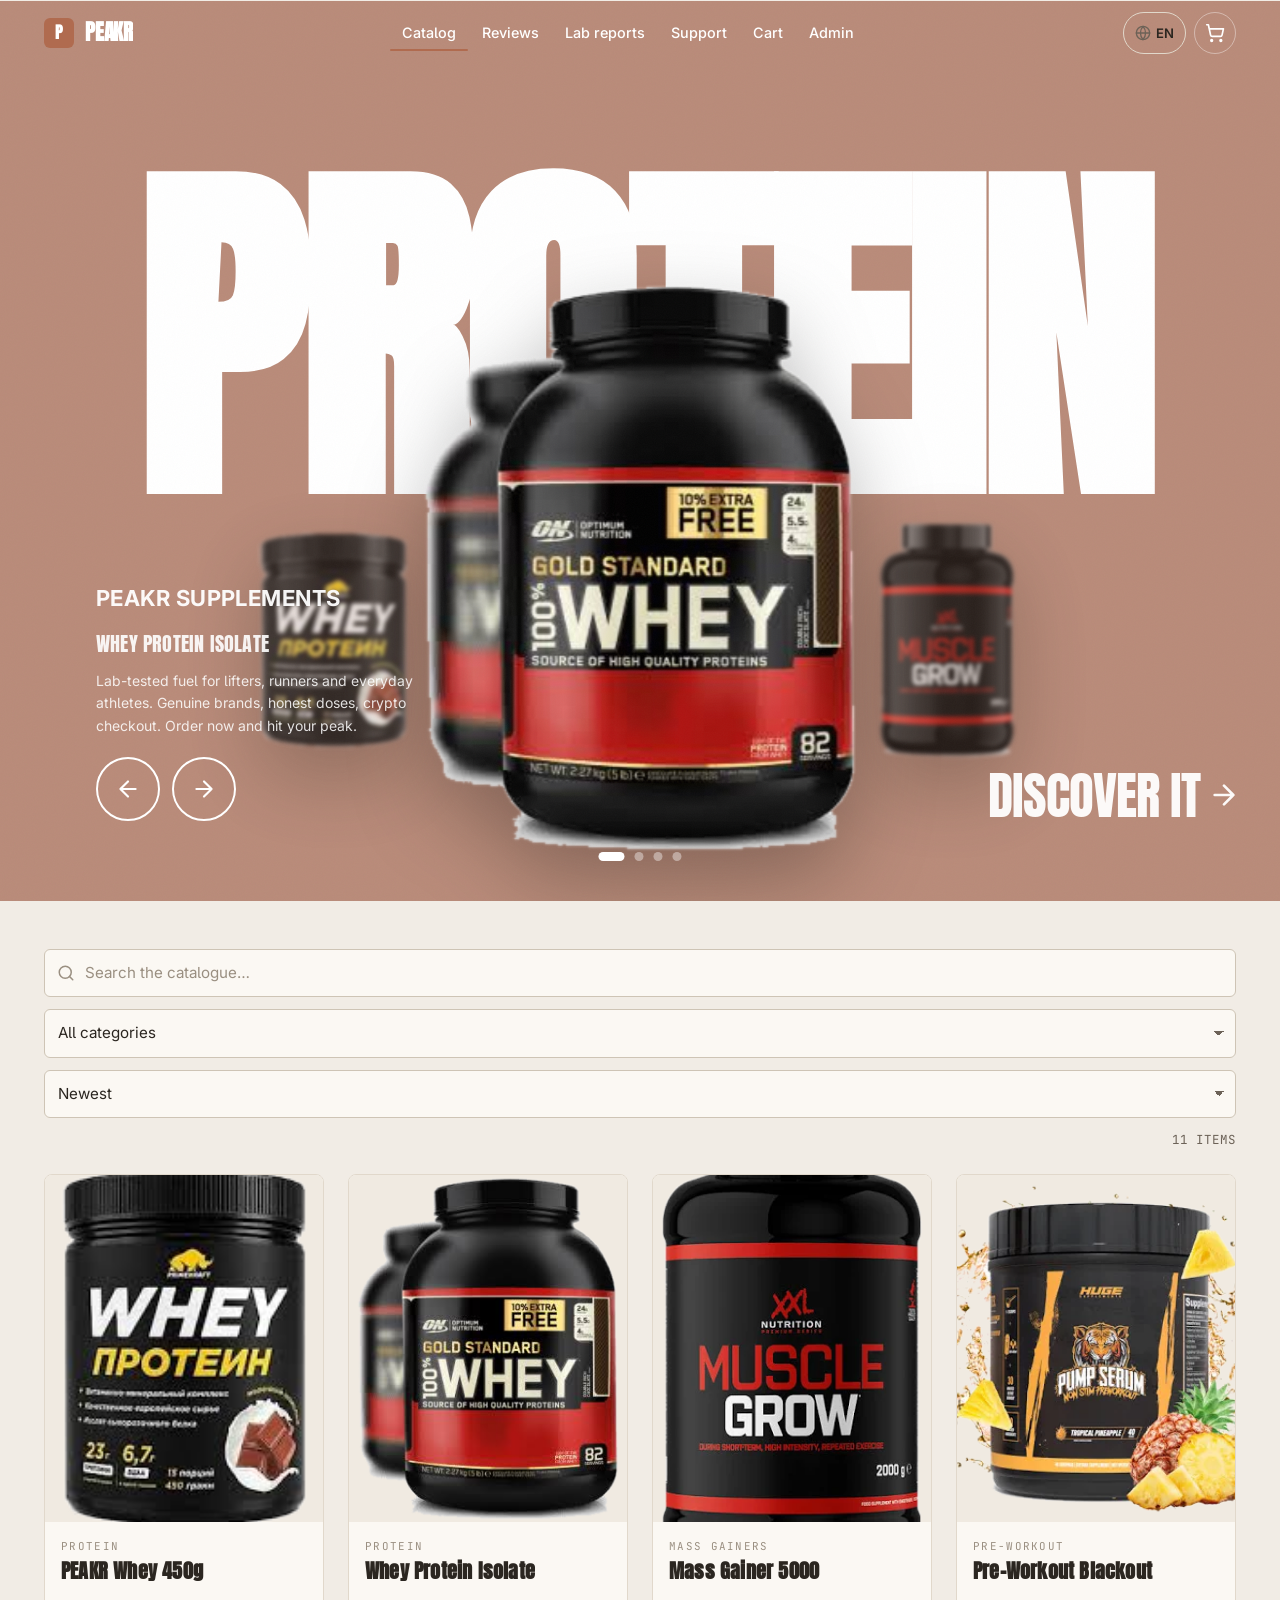
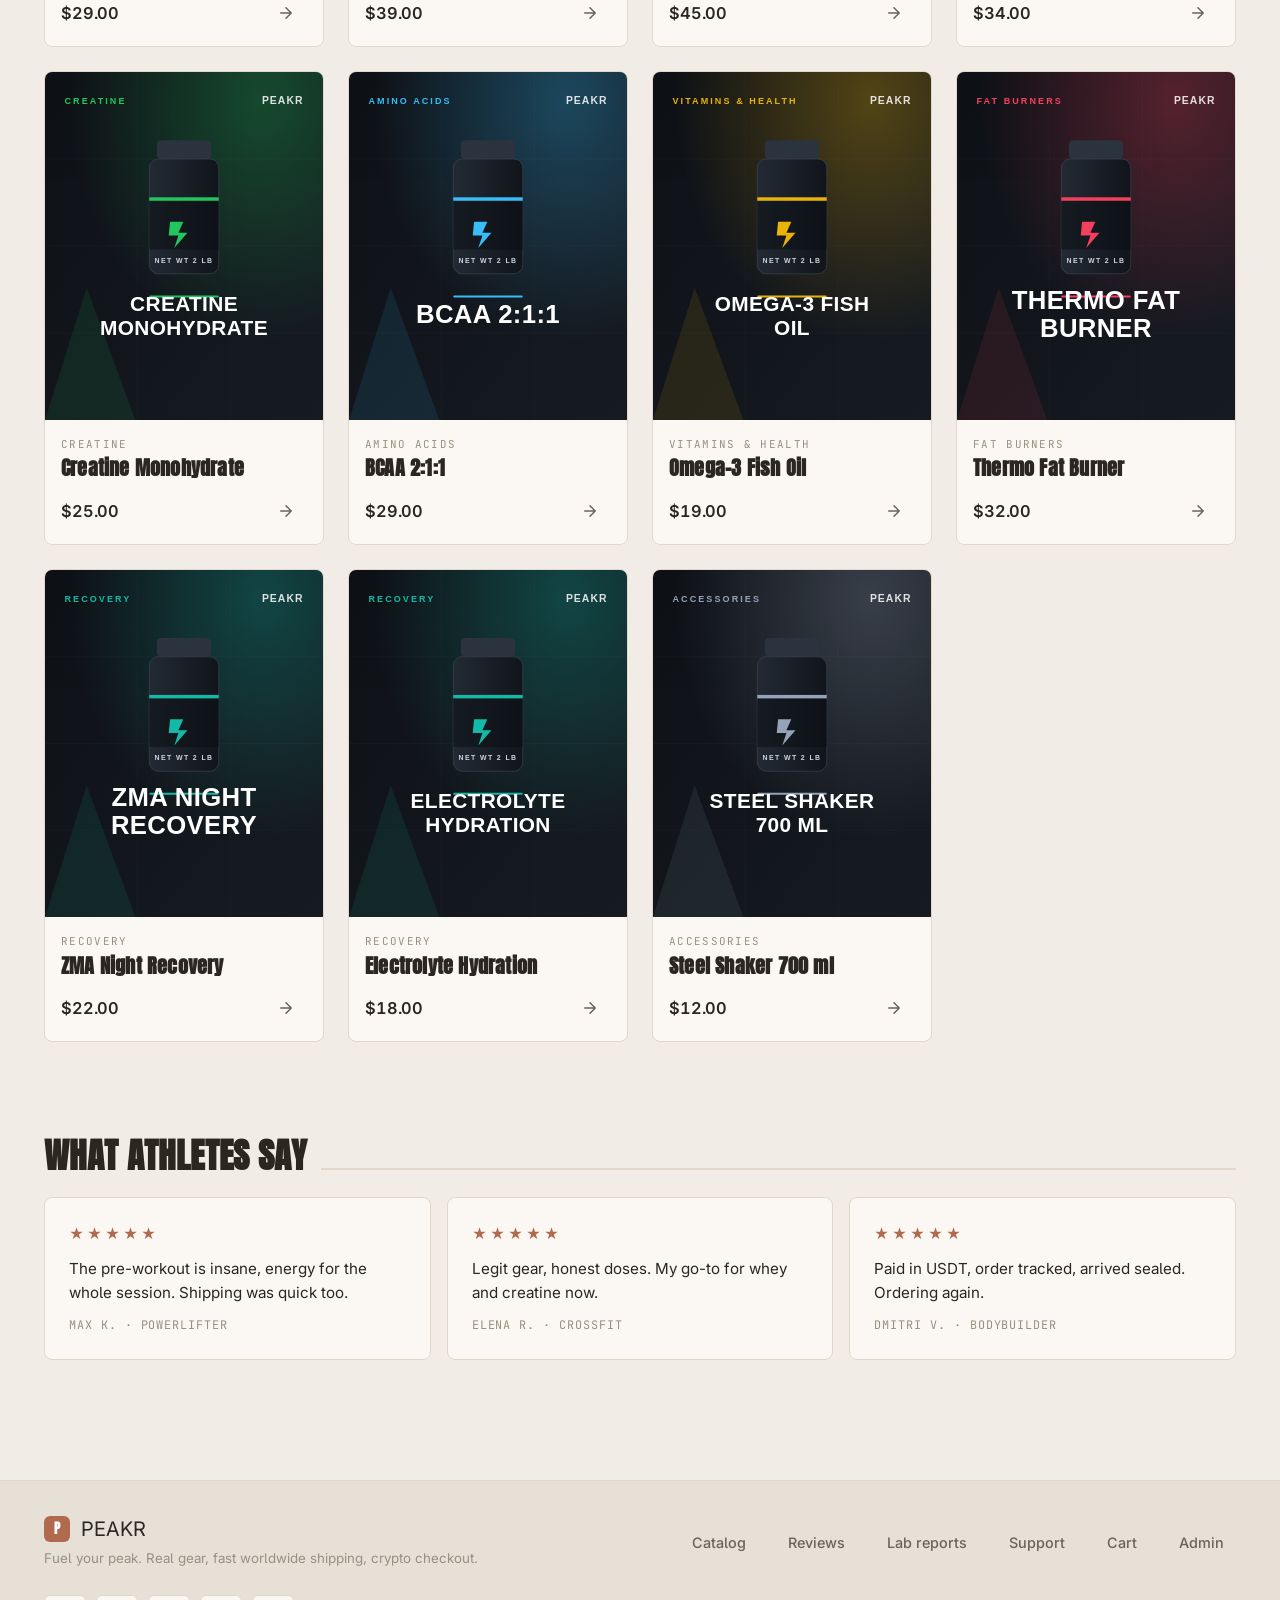
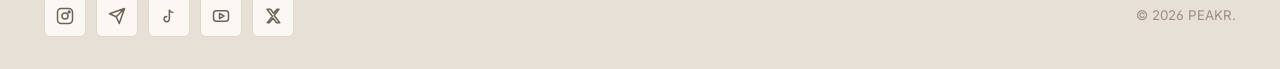
<file: index.html>
﻿<!doctype html>
<html lang="en">
<head>
  <meta charset="utf-8">
  <meta name="viewport" content="width=device-width, initial-scale=1">
  <meta name="theme-color" content="#F1ECE5">
  <link rel="icon" href="data:image/svg+xml,<svg xmlns='http://www.w3.org/2000/svg' viewBox='0 0 32 32'><rect width='32' height='32' rx='7' fill='%23100d0b'/><text x='50%25' y='55%25' font-size='20' font-family='Georgia' font-weight='700' text-anchor='middle' dominant-baseline='central' fill='%23faf9f7'>P</text></svg>">
  <link rel="preconnect" href="https://fonts.googleapis.com">
  <link rel="preconnect" href="https://fonts.gstatic.com" crossorigin>
  <link href="https://fonts.googleapis.com/css2?family=Anton&family=Inter:wght@400;500;600;700&display=swap" rel="stylesheet">
  <link rel="stylesheet" href="assets/css/styles.css">
  <title>PEAKR</title>
  <script>(function(){try{var s=localStorage.getItem('mkt_theme');var l=window.matchMedia('(prefers-color-scheme: light)').matches;document.documentElement.setAttribute('data-theme','light');}catch(e){}})();</script>
</head>
<body data-page-title="Sports nutrition store">
  <main class="container" id="app"></main>
  <script type="module" src="assets/js/pages/catalog.js"></script>
</body>
</html>
</file>
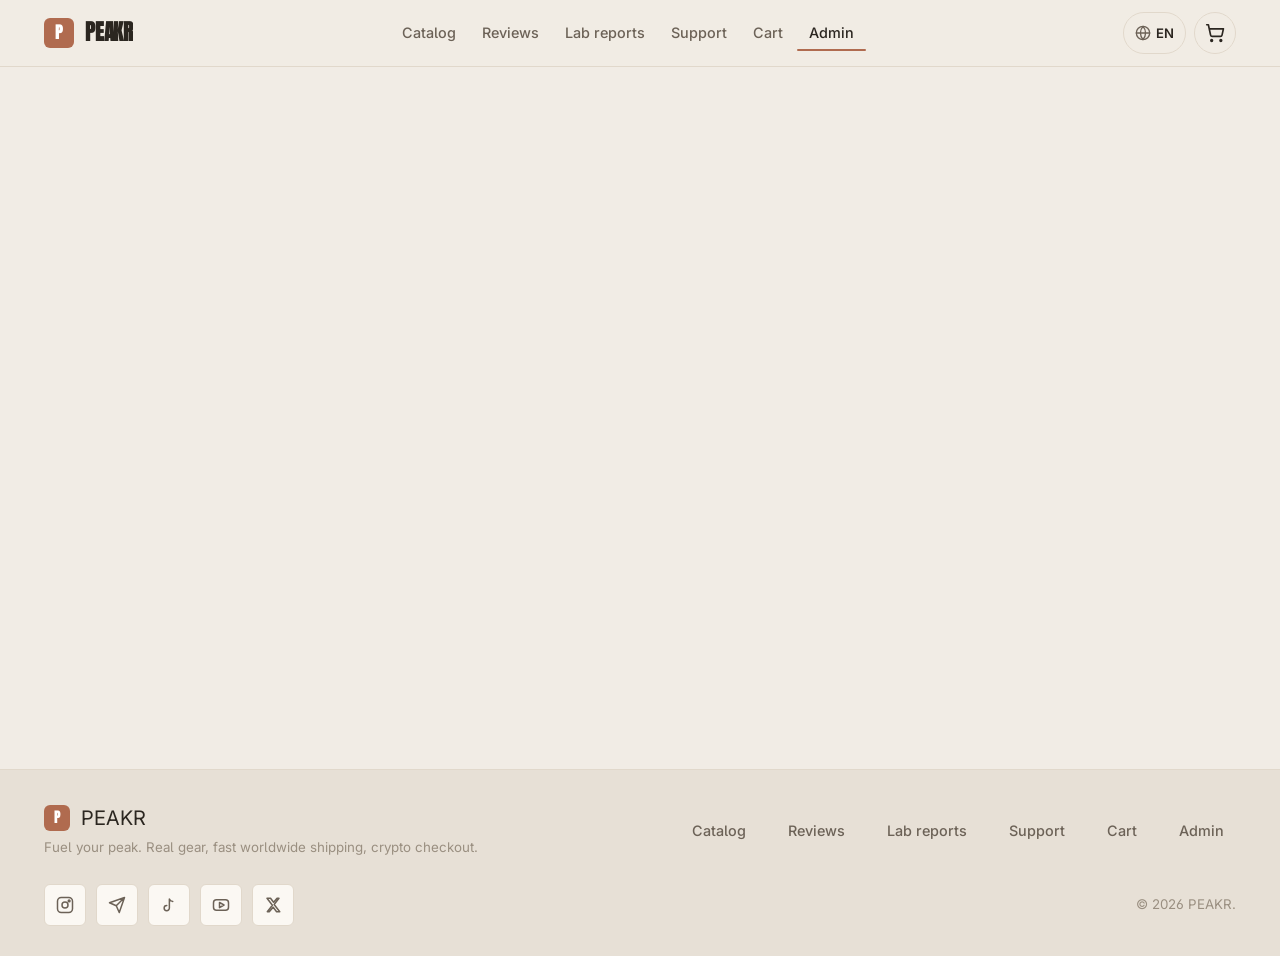
<file: admin.html>
﻿<!doctype html>
<html lang="en">
<head>
  <meta charset="utf-8">
  <meta name="viewport" content="width=device-width, initial-scale=1">
  <meta name="theme-color" content="#F1ECE5">
  <link rel="icon" href="data:image/svg+xml,<svg xmlns='http://www.w3.org/2000/svg' viewBox='0 0 32 32'><rect width='32' height='32' rx='7' fill='%23100d0b'/><text x='50%25' y='55%25' font-size='20' font-family='Georgia' font-weight='700' text-anchor='middle' dominant-baseline='central' fill='%23faf9f7'>P</text></svg>">
  <link rel="preconnect" href="https://fonts.googleapis.com">
  <link rel="preconnect" href="https://fonts.gstatic.com" crossorigin>
  <link rel="stylesheet" href="assets/css/styles.css">
  <title>PEAKR</title>
  <script>(function(){try{var s=localStorage.getItem('mkt_theme');var l=window.matchMedia('(prefers-color-scheme: light)').matches;document.documentElement.setAttribute('data-theme','light');}catch(e){}})();</script>
</head>
<body data-page-title="Seller dashboard">
  <main class="container section" id="app"></main>
  <script type="module" src="assets/js/pages/admin.js"></script>
</body>
</html>
</file>
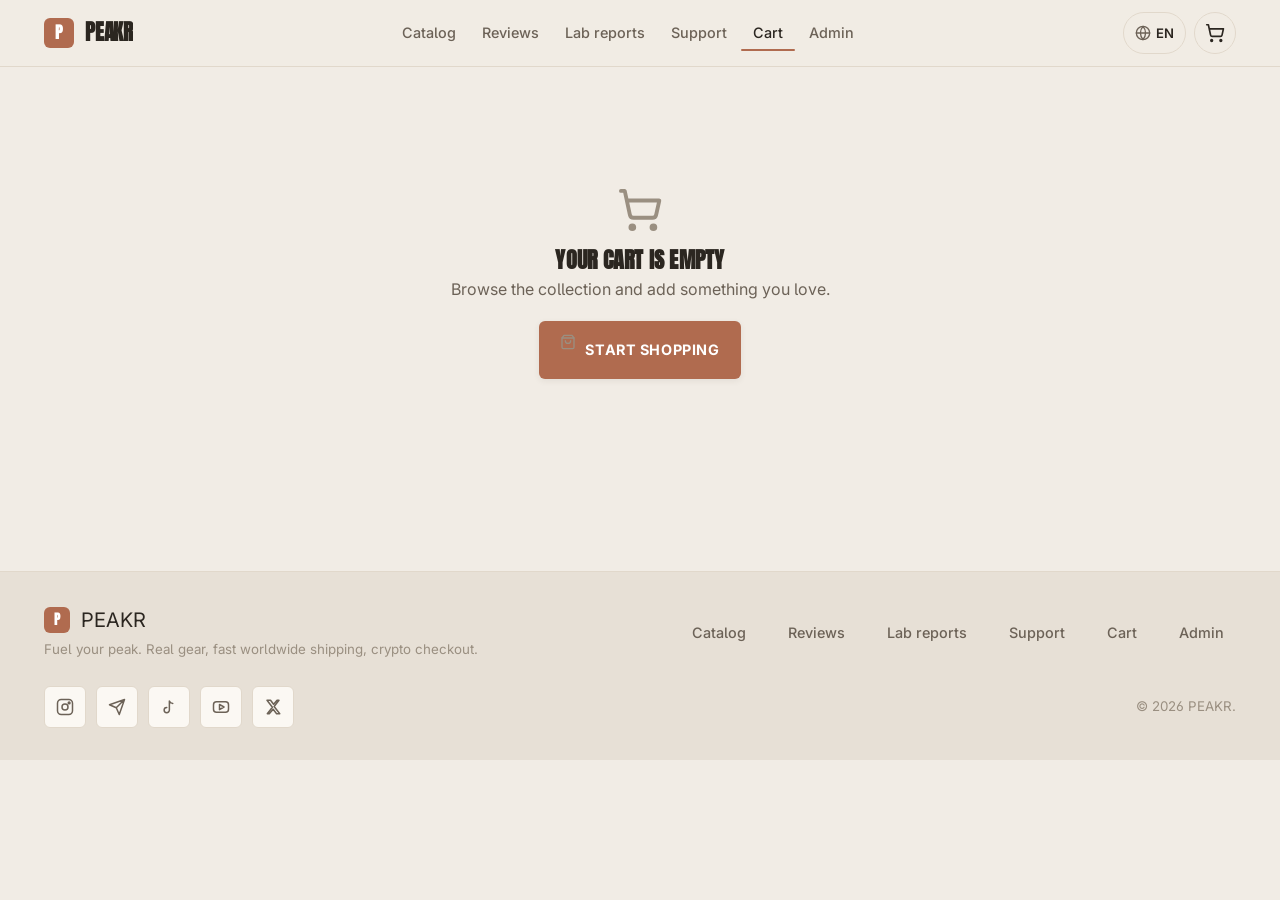
<file: cart.html>
﻿<!doctype html>
<html lang="en">
<head>
  <meta charset="utf-8">
  <meta name="viewport" content="width=device-width, initial-scale=1">
  <meta name="theme-color" content="#F1ECE5">
  <link rel="icon" href="data:image/svg+xml,<svg xmlns='http://www.w3.org/2000/svg' viewBox='0 0 32 32'><rect width='32' height='32' rx='7' fill='%23100d0b'/><text x='50%25' y='55%25' font-size='20' font-family='Georgia' font-weight='700' text-anchor='middle' dominant-baseline='central' fill='%23faf9f7'>P</text></svg>">
  <link rel="preconnect" href="https://fonts.googleapis.com">
  <link rel="preconnect" href="https://fonts.gstatic.com" crossorigin>
  <link rel="stylesheet" href="assets/css/styles.css">
  <title>PEAKR</title>
  <script>(function(){try{var s=localStorage.getItem('mkt_theme');var l=window.matchMedia('(prefers-color-scheme: light)').matches;document.documentElement.setAttribute('data-theme','light');}catch(e){}})();</script>
</head>
<body data-page-title="Cart">
  <main class="container section" id="app"></main>
  <script type="module" src="assets/js/pages/cart.js"></script>
</body>
</html>
</file>
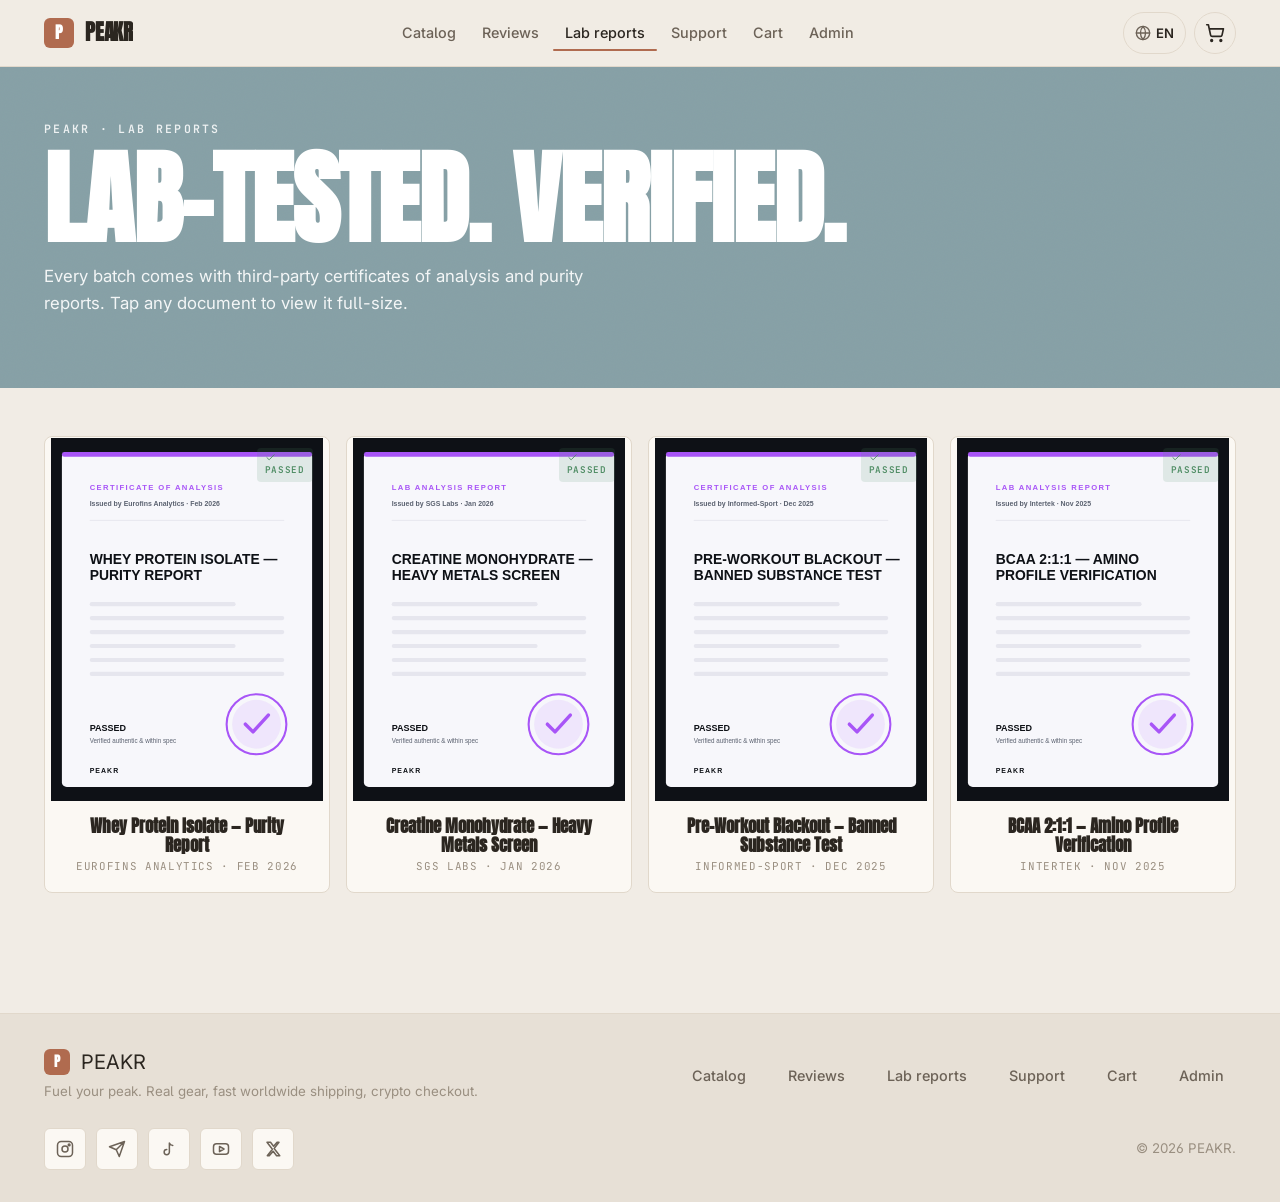
<file: certificates.html>
<!doctype html>
<html lang="en">
<head>
  <meta charset="utf-8">
  <meta name="viewport" content="width=device-width, initial-scale=1">
  <meta name="theme-color" content="#F1ECE5">
  <link rel="icon" href="data:image/svg+xml,<svg xmlns='http://www.w3.org/2000/svg' viewBox='0 0 32 32'><rect width='32' height='32' rx='7' fill='%23100d0b'/><text x='50%25' y='55%25' font-size='20' font-family='Georgia' font-weight='700' text-anchor='middle' dominant-baseline='central' fill='%23faf9f7'>P</text></svg>">
  <link rel="preconnect" href="https://fonts.googleapis.com">
  <link rel="preconnect" href="https://fonts.gstatic.com" crossorigin>
  <link rel="stylesheet" href="assets/css/styles.css">
  <title>PEAKR</title>
  <script>(function(){try{var s=localStorage.getItem('mkt_theme');document.documentElement.setAttribute('data-theme','light');}catch(e){}})();</script>
</head>
<body data-page-title="Lab reports">
  <main class="container" id="app"></main>
  <script type="module" src="assets/js/pages/certificates.js"></script>
</body>
</html>
</file>
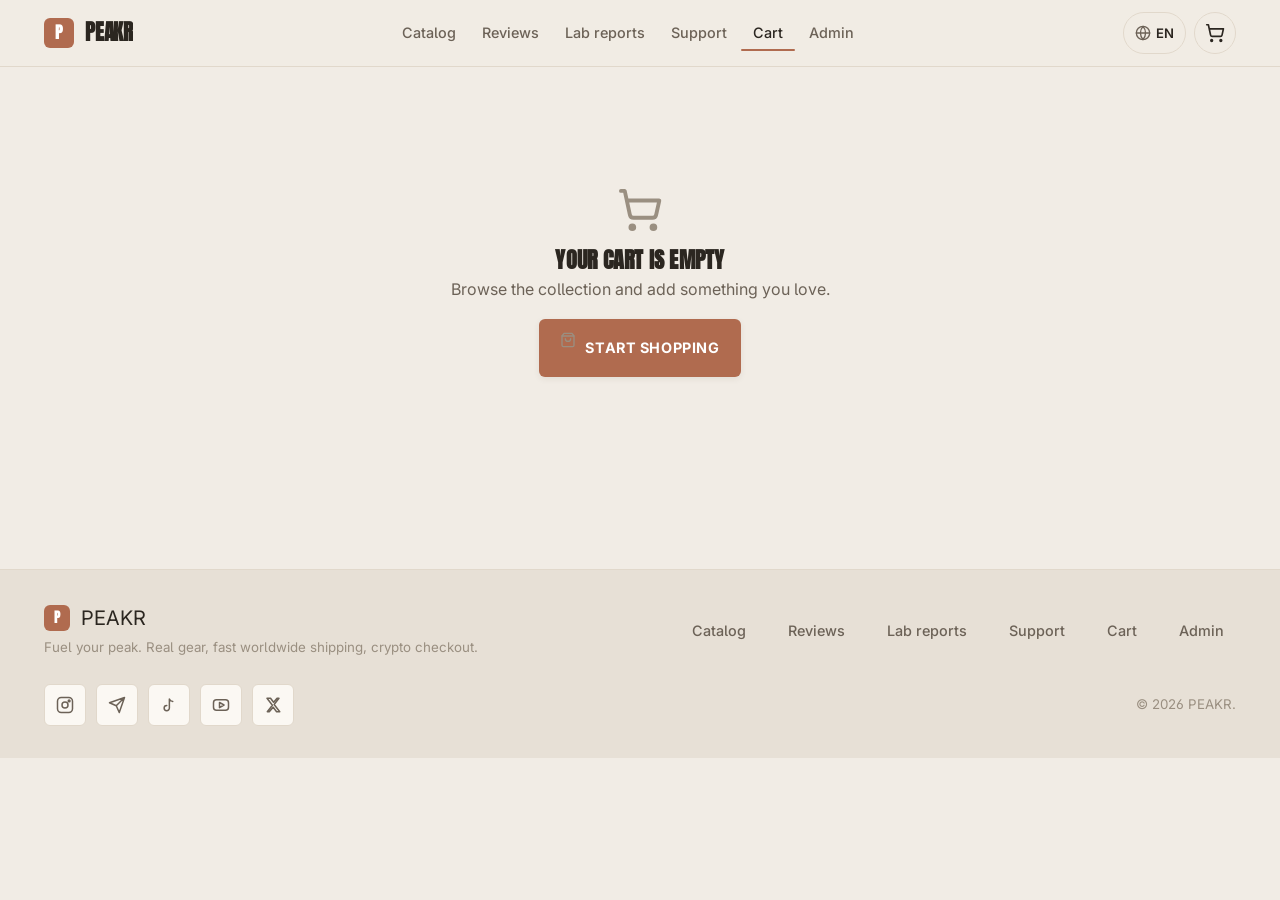
<file: checkout.html>
﻿<!doctype html>
<html lang="en">
<head>
  <meta charset="utf-8">
  <meta name="viewport" content="width=device-width, initial-scale=1">
  <meta name="theme-color" content="#F1ECE5">
  <link rel="icon" href="data:image/svg+xml,<svg xmlns='http://www.w3.org/2000/svg' viewBox='0 0 32 32'><rect width='32' height='32' rx='7' fill='%23100d0b'/><text x='50%25' y='55%25' font-size='20' font-family='Georgia' font-weight='700' text-anchor='middle' dominant-baseline='central' fill='%23faf9f7'>P</text></svg>">
  <link rel="preconnect" href="https://fonts.googleapis.com">
  <link rel="preconnect" href="https://fonts.gstatic.com" crossorigin>
  <link rel="stylesheet" href="assets/css/styles.css">
  <title>PEAKR</title>
  <script>(function(){try{var s=localStorage.getItem('mkt_theme');var l=window.matchMedia('(prefers-color-scheme: light)').matches;document.documentElement.setAttribute('data-theme','light');}catch(e){}})();</script>
  <!-- QR code generator (MIT, Kazuhiko Arase) - exposes global `qrcode` -->
  <script src="assets/js/vendor/qrcode-generator.js"></script>
</head>
<body data-page-title="Checkout">
  <main class="container section" id="app"></main>
  <script type="module" src="assets/js/pages/checkout.js"></script>
</body>
</html>
</file>
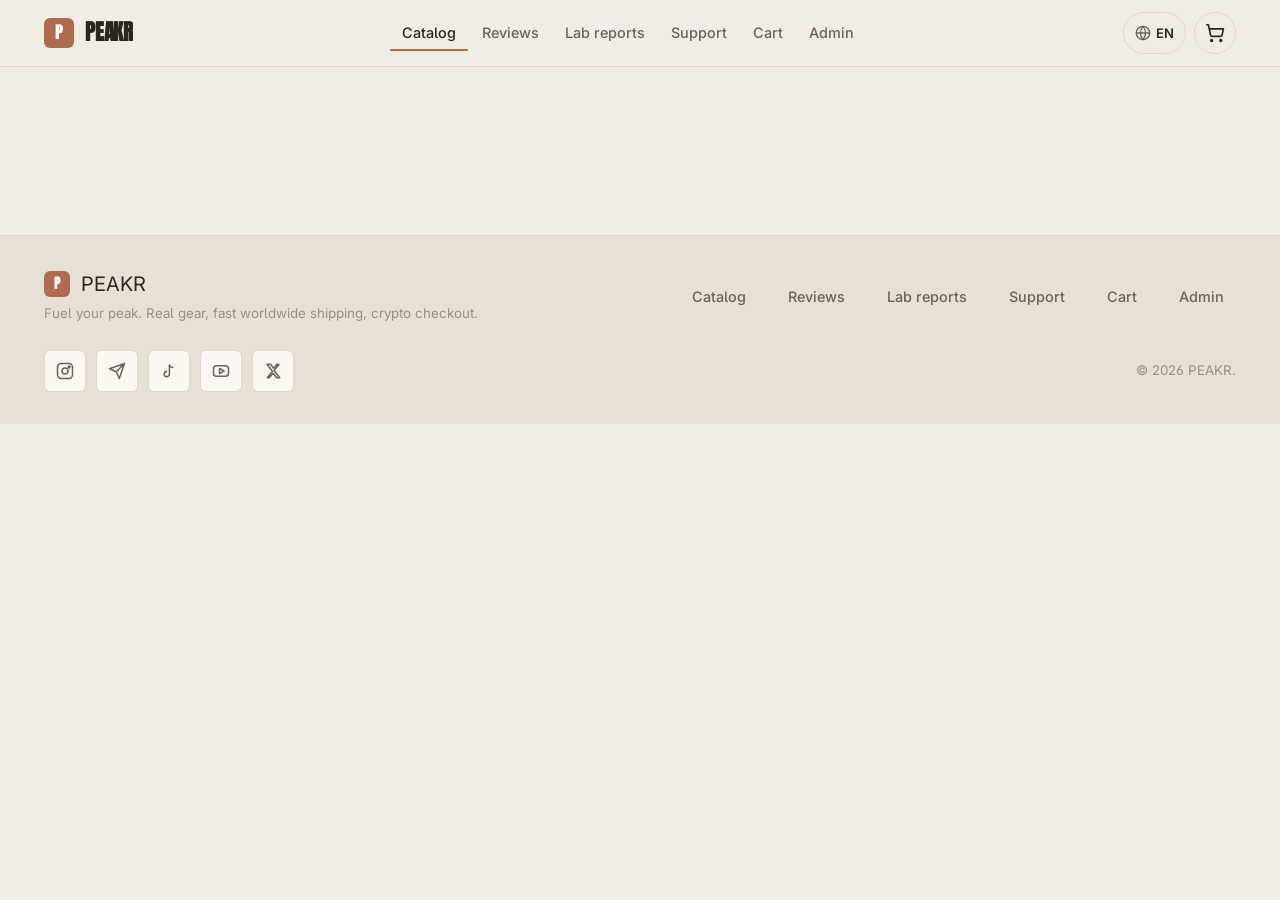
<file: order.html>
﻿<!doctype html>
<html lang="en">
<head>
  <meta charset="utf-8">
  <meta name="viewport" content="width=device-width, initial-scale=1">
  <meta name="theme-color" content="#F1ECE5">
  <link rel="icon" href="data:image/svg+xml,<svg xmlns='http://www.w3.org/2000/svg' viewBox='0 0 32 32'><rect width='32' height='32' rx='7' fill='%23100d0b'/><text x='50%25' y='55%25' font-size='20' font-family='Georgia' font-weight='700' text-anchor='middle' dominant-baseline='central' fill='%23faf9f7'>P</text></svg>">
  <link rel="preconnect" href="https://fonts.googleapis.com">
  <link rel="preconnect" href="https://fonts.gstatic.com" crossorigin>
  <link rel="stylesheet" href="assets/css/styles.css">
  <title>PEAKR</title>
  <script>(function(){try{var s=localStorage.getItem('mkt_theme');var l=window.matchMedia('(prefers-color-scheme: light)').matches;document.documentElement.setAttribute('data-theme','light');}catch(e){}})();</script>
</head>
<body data-page-title="Order confirmation">
  <main class="container section" id="app"></main>
  <script type="module" src="assets/js/pages/order.js"></script>
</body>
</html>
</file>
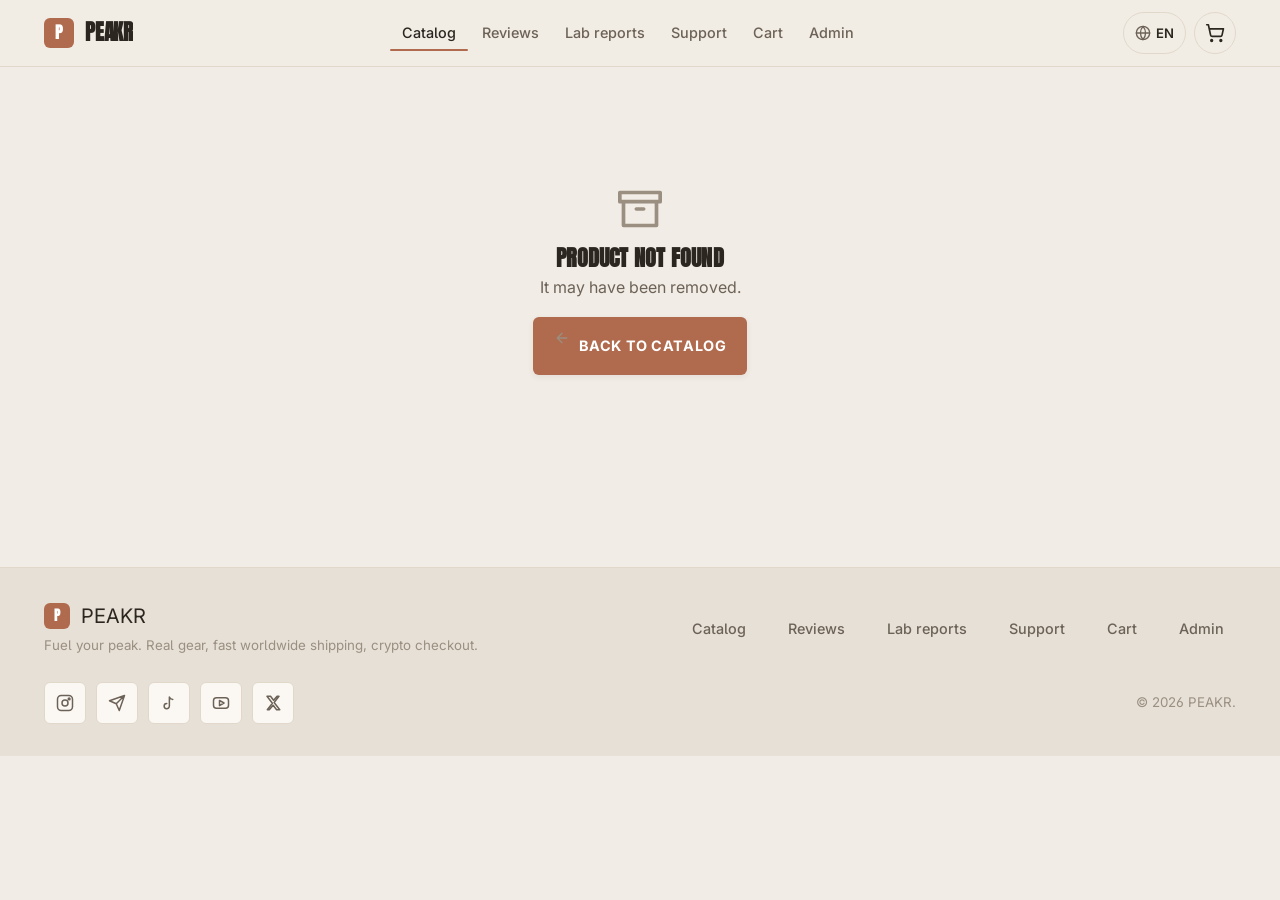
<file: product.html>
﻿<!doctype html>
<html lang="en">
<head>
  <meta charset="utf-8">
  <meta name="viewport" content="width=device-width, initial-scale=1">
  <meta name="theme-color" content="#F1ECE5">
  <link rel="icon" href="data:image/svg+xml,<svg xmlns='http://www.w3.org/2000/svg' viewBox='0 0 32 32'><rect width='32' height='32' rx='7' fill='%23100d0b'/><text x='50%25' y='55%25' font-size='20' font-family='Georgia' font-weight='700' text-anchor='middle' dominant-baseline='central' fill='%23faf9f7'>P</text></svg>">
  <link rel="preconnect" href="https://fonts.googleapis.com">
  <link rel="preconnect" href="https://fonts.gstatic.com" crossorigin>
  <link rel="stylesheet" href="assets/css/styles.css">
  <title>PEAKR</title>
  <script>(function(){try{var s=localStorage.getItem('mkt_theme');var l=window.matchMedia('(prefers-color-scheme: light)').matches;document.documentElement.setAttribute('data-theme','light');}catch(e){}})();</script>
</head>
<body data-page-title="Product">
  <main class="container section" id="app"></main>
  <script type="module" src="assets/js/pages/product.js"></script>
</body>
</html>
</file>
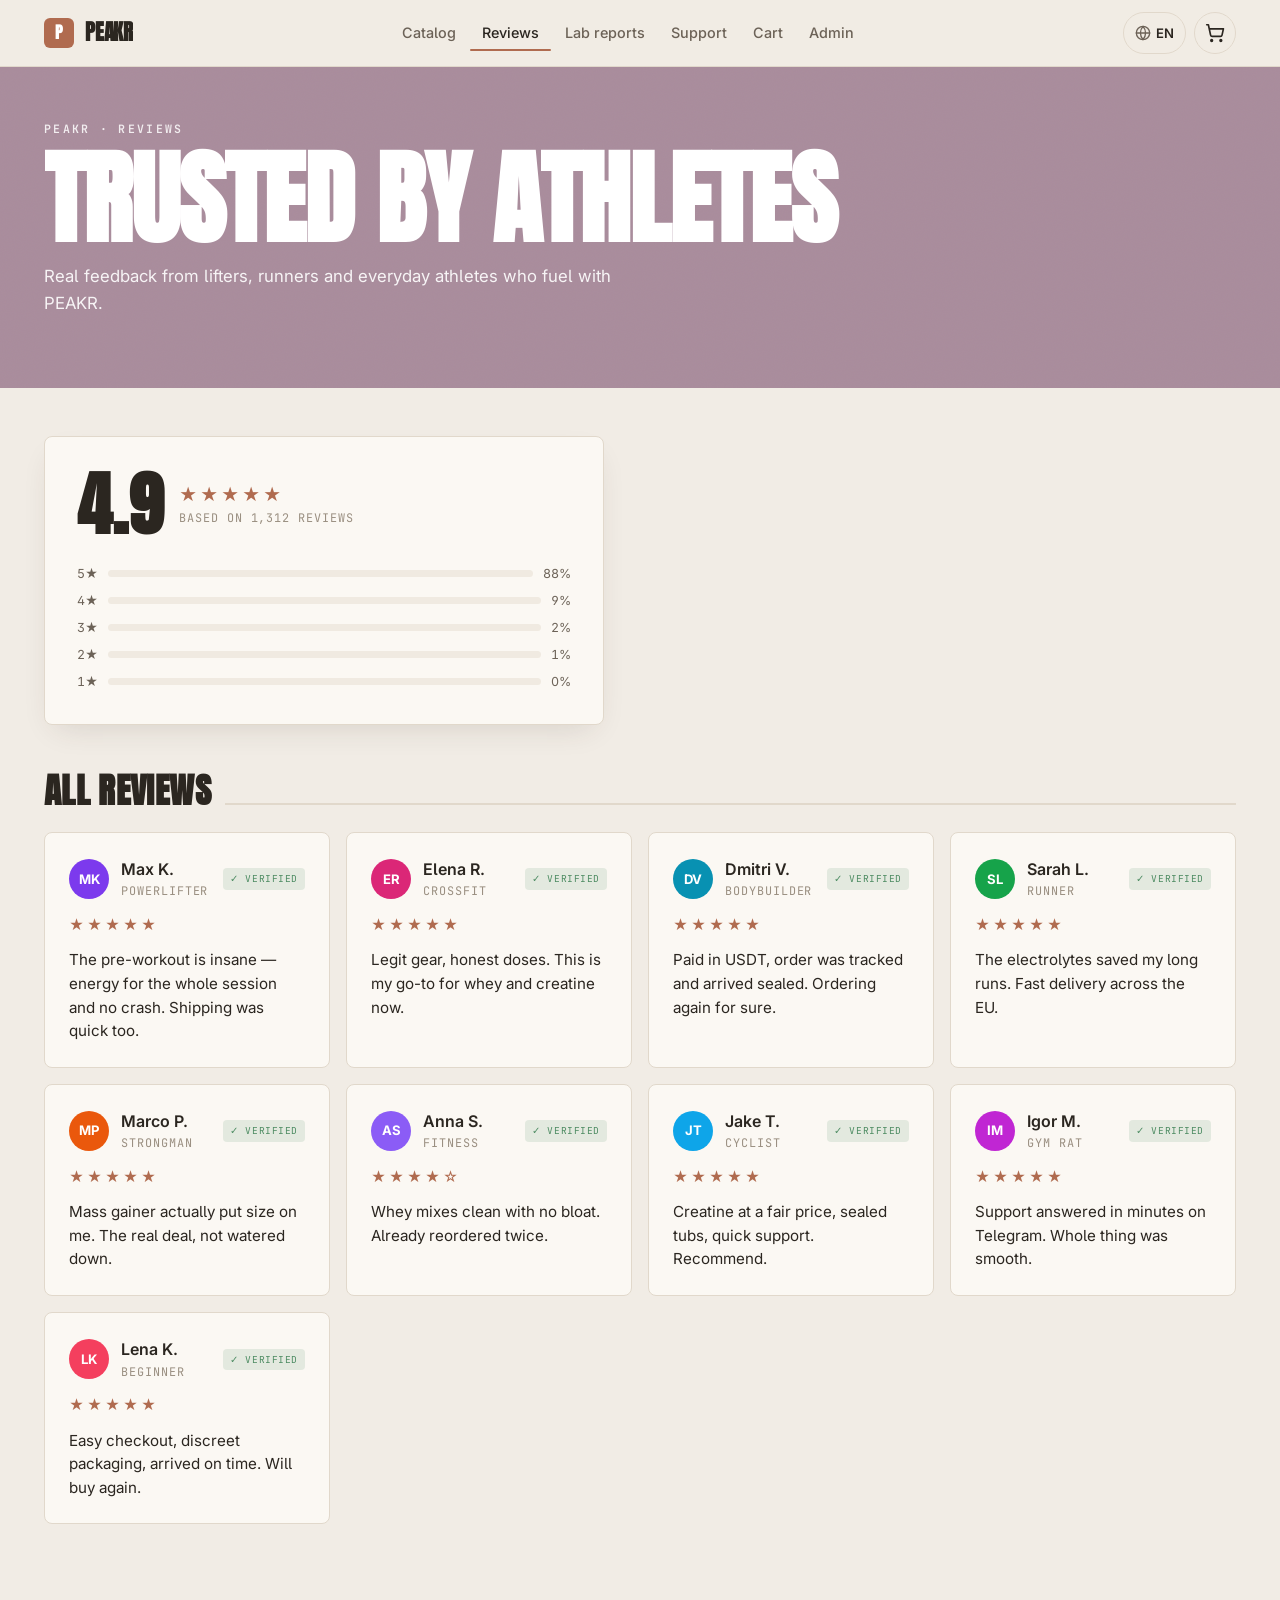
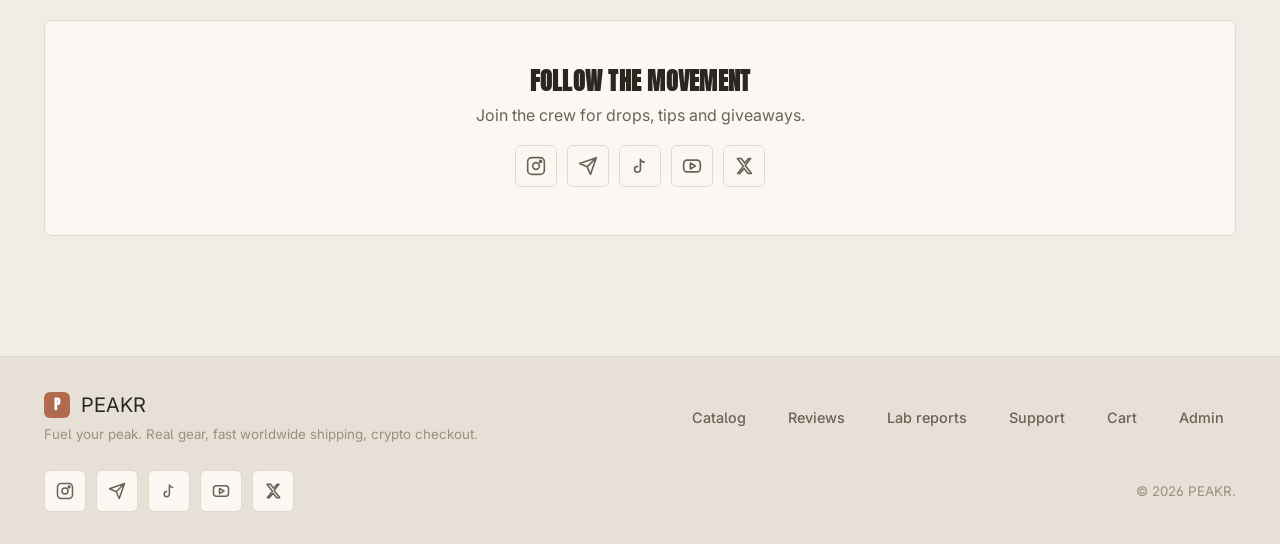
<file: reviews.html>
<!doctype html>
<html lang="en">
<head>
  <meta charset="utf-8">
  <meta name="viewport" content="width=device-width, initial-scale=1">
  <meta name="theme-color" content="#F1ECE5">
  <link rel="icon" href="data:image/svg+xml,<svg xmlns='http://www.w3.org/2000/svg' viewBox='0 0 32 32'><rect width='32' height='32' rx='7' fill='%23100d0b'/><text x='50%25' y='55%25' font-size='20' font-family='Georgia' font-weight='700' text-anchor='middle' dominant-baseline='central' fill='%23faf9f7'>P</text></svg>">
  <link rel="preconnect" href="https://fonts.googleapis.com">
  <link rel="preconnect" href="https://fonts.gstatic.com" crossorigin>
  <link rel="stylesheet" href="assets/css/styles.css">
  <title>PEAKR</title>
  <script>(function(){try{var s=localStorage.getItem('mkt_theme');document.documentElement.setAttribute('data-theme','light');}catch(e){}})();</script>
</head>
<body data-page-title="Reviews">
  <main class="container" id="app"></main>
  <script type="module" src="assets/js/pages/reviews.js"></script>
</body>
</html>
</file>
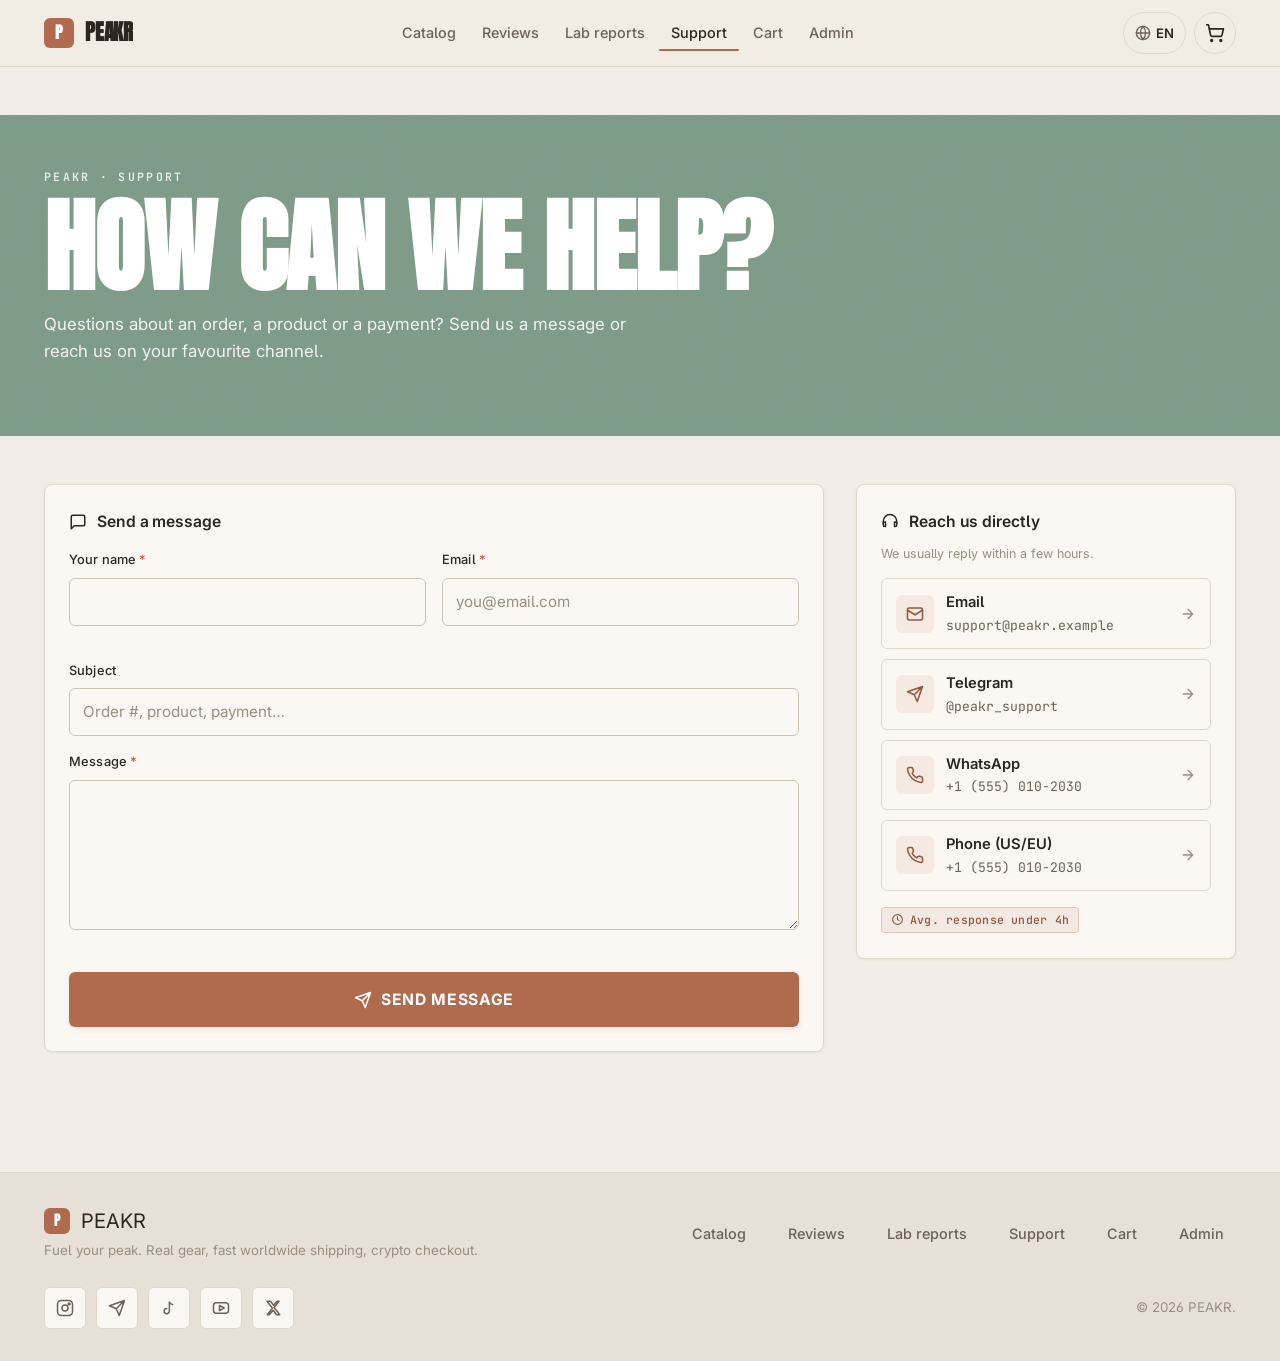
<file: support.html>
﻿<!doctype html>
<html lang="en">
<head>
  <meta charset="utf-8">
  <meta name="viewport" content="width=device-width, initial-scale=1">
  <meta name="theme-color" content="#F1ECE5">
  <link rel="icon" href="data:image/svg+xml,<svg xmlns='http://www.w3.org/2000/svg' viewBox='0 0 32 32'><rect width='32' height='32' rx='7' fill='%23100d0b'/><text x='50%25' y='55%25' font-size='20' font-family='Georgia' font-weight='700' text-anchor='middle' dominant-baseline='central' fill='%23faf9f7'>P</text></svg>">
  <link rel="preconnect" href="https://fonts.googleapis.com">
  <link rel="preconnect" href="https://fonts.gstatic.com" crossorigin>
  <link rel="stylesheet" href="assets/css/styles.css">
  <title>PEAKR</title>
  <script>(function(){try{var s=localStorage.getItem('mkt_theme');var l=window.matchMedia('(prefers-color-scheme: light)').matches;document.documentElement.setAttribute('data-theme','light');}catch(e){}})();</script>
</head>
<body data-page-title="Support">
  <main class="container section" id="app"></main>
  <script type="module" src="assets/js/pages/support.js"></script>
</body>
</html>
</file>
<file: assets/css/styles.css>
/* ==========================================================================
   PEAKR — Design System  ·  "Sport Bold"
   Dark-first, aggressive sports-nutrition energy.
   Barlow Condensed + Barlow + JetBrains Mono · energy orange + green.
   Redesign layer only — no app logic depends on this file.
   ========================================================================== */

@import url('https://fonts.googleapis.com/css2?family=Anton&family=Inter:wght@400;500;600;700&family=JetBrains+Mono:wght@500;600;700&display=swap');

/* ---------- Tokens : LIGHT ------------------------------------------------ */
:root[data-theme="light"] {
  /* Calm — warm paper, muted clay. Soft & quiet, never stark white. */
  --bg: #F1ECE5;
  --bg-sunken: #E7E0D6;
  --surface: #FBF8F3;
  --surface-2: #F0EAE1;
  --surface-3: #E6DED2;
  --border: #E1D8CB;
  --border-strong: #CEC4B5;

  --fg: #2B2620;
  --fg-muted: #6C6257;
  --fg-subtle: #9A8F81;

  --accent: #B06B4F;          /* muted clay */
  --accent-ink: #935640;
  --accent-weak: rgba(176, 107, 79, 0.10);
  --accent-line: rgba(176, 107, 79, 0.26);
  --accent-2: #C88B6F;

  --primary: #B06B4F;         /* clay CTA */
  --primary-fg: #FFFFFF;
  --primary-hover: #995A40;

  --success: #4E8C63;  --success-weak: rgba(78,140,99,.14);
  --warning: #B67A2E;  --warning-weak: rgba(182,122,46,.14);
  --danger:  #C0564B;  --danger-weak: rgba(192,86,75,.12);
  --info:    #4E7BA6;

  --ring: rgba(176, 107, 79, 0.45);
  --shadow-xs: 0 1px 2px rgba(60,45,35,.05);
  --shadow-sm: 0 2px 6px rgba(60,45,35,.08);
  --shadow-md: 0 12px 30px -12px rgba(60,45,35,.16);
  --shadow-lg: 0 30px 60px -20px rgba(60,45,35,.22);
  --header-bg: rgba(241, 236, 229, 0.82);
  color-scheme: light;
}

/* ---------- Tokens : DARK (default — sport) ------------------------------- */
:root {
  --font-display: 'Anton', 'Arial Narrow', system-ui, sans-serif;
  --font-body: 'Inter', system-ui, -apple-system, 'Segoe UI', Roboto, sans-serif;
  --font-mono: 'JetBrains Mono', ui-monospace, 'SF Mono', Menlo, monospace;

  /* Calm — warm paper, muted clay. Single theme across the whole site. */
  --bg: #F1ECE5;
  --bg-sunken: #E7E0D6;
  --surface: #FBF8F3;
  --surface-2: #F0EAE1;
  --surface-3: #E6DED2;
  --border: #E1D8CB;
  --border-strong: #CEC4B5;

  --fg: #2B2620;
  --fg-muted: #6C6257;
  --fg-subtle: #9A8F81;

  --accent: #B06B4F;          /* muted clay */
  --accent-ink: #935640;
  --accent-weak: rgba(176, 107, 79, 0.10);
  --accent-line: rgba(176, 107, 79, 0.26);
  --accent-2: #C88B6F;

  --primary: #B06B4F;
  --primary-fg: #FFFFFF;
  --primary-hover: #995A40;

  --success: #4E8C63;  --success-weak: rgba(78,140,99,.14);
  --warning: #B67A2E;  --warning-weak: rgba(182,122,46,.14);
  --danger:  #C0564B;  --danger-weak: rgba(192,86,75,.12);
  --info:    #4E7BA6;

  --ring: rgba(176, 107, 79, 0.45);
  --shadow-xs: 0 1px 2px rgba(60,45,35,.05);
  --shadow-sm: 0 2px 6px rgba(60,45,35,.08);
  --shadow-md: 0 12px 30px -12px rgba(60,45,35,.16);
  --shadow-lg: 0 30px 60px -20px rgba(60,45,35,.22);
  --header-bg: rgba(241, 236, 229, 0.82);

  /* geometry — sharper, sportier */
  --r-pill: 999px;
  --r-card: 8px;
  --r-input: 6px;
  --r-sm: 6px;
  --r-xs: 4px;
  --maxw: 1240px;

  --space-1: 4px; --space-2: 8px; --space-3: 12px; --space-4: 16px;
  --space-5: 24px; --space-6: 32px; --space-7: 48px; --space-8: 72px;

  --ease: cubic-bezier(.2,.7,.3,1);
  --ease-out: cubic-bezier(.16,1,.3,1);
  --ease-spring: cubic-bezier(.34,1.56,.64,1);   /* small natural overshoot */
  --ease-snap: cubic-bezier(.2,.9,.25,1);        /* fast responsive settle */
  --dur: .16s;
  --dur-fast: .13s;
  color-scheme: light;
}

/* Dark is the default (:root above). An explicit data-theme="dark" inherits it. */

/* ---------- Reset -------------------------------------------------------- */
*, *::before, *::after { box-sizing: border-box; }
* { margin: 0; }
html { -webkit-text-size-adjust: 100%; scroll-behavior: smooth; }
body {
  font-family: var(--font-body);
  background: var(--bg);
  color: var(--fg);
  font-size: 16px;
  line-height: 1.6;
  font-weight: 400;
  -webkit-font-smoothing: antialiased;
  text-rendering: optimizeLegibility;
  font-feature-settings: "cv05","ss01";
  min-height: 100vh;
  overflow-x: hidden;
}
img, svg, video { display: block; max-width: 100%; }
a { color: inherit; text-decoration: none; }
button, input, select, textarea { font: inherit; color: inherit; }
h1,h2,h3,h4 { font-family: var(--font-display); font-weight: 700; line-height: 1; letter-spacing: .01em; text-transform: uppercase; color: var(--fg); }
strong, b { font-weight: 600; }
::selection { background: var(--accent); color: #fff; }
:focus-visible { outline: none; box-shadow: 0 0 0 2px var(--bg), 0 0 0 4px var(--ring); border-radius: var(--r-xs); }

/* ---------- Layout ------------------------------------------------------- */
.container { width: 100%; max-width: var(--maxw); margin-inline: auto; padding-inline: var(--space-5); }
.section { padding-block: var(--space-7); }
.stack > * + * { margin-top: var(--space-4); }
.muted { color: var(--fg-muted); }
.eyebrow {
  font-family: var(--font-mono); text-transform: uppercase; letter-spacing: .18em;
  font-size: .72rem; font-weight: 500; color: var(--accent-ink);
}
.hr { height: 1px; background: var(--border); border: 0; }

/* ---------- Header ------------------------------------------------------- */
.site-header {
  position: sticky; top: 0; z-index: 50;
  background: var(--header-bg);
  backdrop-filter: saturate(140%) blur(8px);
  -webkit-backdrop-filter: saturate(140%) blur(8px);
  border-bottom: 1px solid var(--border);
}
.site-header__inner { display: flex; align-items: center; gap: var(--space-5); height: 66px; }
.brand { display: flex; align-items: center; gap: 11px; white-space: nowrap; min-width: 0; overflow: hidden; }
.brand__mark {
  width: 30px; height: 30px; flex: 0 0 auto; display: grid; place-items: center; border-radius: var(--r-sm);
  background: var(--primary); color: var(--primary-fg);
  font-family: var(--font-display); font-weight: 700; font-size: 1rem;
}
.brand__name { font-family: var(--font-display); font-size: 1.32rem; font-weight: 600; letter-spacing: -.01em; overflow: hidden; text-overflow: ellipsis; }
.header-tools { flex: 0 0 auto; }
.site-nav { display: flex; align-items: center; gap: 2px; margin-left: auto; }
.navlink {
  position: relative; padding: 8px 12px; border-radius: var(--r-sm);
  color: var(--fg-muted); font-size: .9rem; font-weight: 500;
  transition: color var(--dur) var(--ease), background var(--dur) var(--ease);
}
.navlink::after {
  content: ""; position: absolute; left: 12px; right: 12px; bottom: 3px; height: 1.5px;
  background: var(--accent); transform: scaleX(0); transform-origin: left; transition: transform .25s var(--ease-out);
}
.navlink:hover { color: var(--fg); }
.navlink.is-active { color: var(--fg); }
.navlink.is-active::after { transform: scaleX(1); }

.icon-btn {
  position: relative; display: inline-grid; place-items: center;
  width: 42px; height: 42px; border-radius: var(--r-pill);
  background: transparent; border: 1px solid var(--border); color: var(--fg);
  cursor: pointer; transition: background var(--dur) var(--ease), border-color var(--dur) var(--ease), transform .08s var(--ease);
}
.icon-btn:hover { background: var(--surface-2); border-color: var(--border-strong); }
.icon-btn:active { transform: scale(.93); }
.cart-count {
  position: absolute; top: -5px; right: -5px; min-width: 19px; height: 19px; padding: 0 5px;
  display: grid; place-items: center; border-radius: var(--r-pill);
  background: var(--accent); color: #fff; font-family: var(--font-mono);
  font-size: .66rem; font-weight: 600; border: 2px solid var(--bg);
}
.cart-count[hidden] { display: none; }
.cart-count.bump { animation: bump .5s var(--ease-spring); }
@keyframes bump { 0%{transform:scale(1)} 30%{transform:scale(1.5)} 58%{transform:scale(.88)} 100%{transform:scale(1)} }
.nav-toggle { display: none; }

/* language picker */
.lang-picker { display: inline-flex; align-items: center; gap: 5px; height: 42px; padding: 0 8px 0 11px; border: 1px solid var(--border); border-radius: var(--r-pill); color: var(--fg-muted); transition: border-color var(--dur) var(--ease); }
.lang-picker:hover { border-color: var(--border-strong); color: var(--fg); }
.lang-picker select { appearance: none; background: transparent; border: 0; color: var(--fg); font-size: .82rem; font-weight: 600; cursor: pointer; padding-right: 2px; }
.lang-picker select:focus { outline: none; }
.lang-picker option { color: #111; }

/* ---------- Buttons ----------------------------------------------------- */
.btn {
  --_bg: var(--surface); --_fg: var(--fg); --_bd: var(--border-strong);
  display: inline-flex; align-items: center; justify-content: center; gap: 9px;
  padding: 12px 20px; border-radius: var(--r-sm); border: 1px solid var(--_bd);
  background: var(--_bg); color: var(--_fg); cursor: pointer; font-weight: 700; font-size: .9rem;
  text-transform: uppercase; letter-spacing: .04em; white-space: nowrap;
  transition: transform .1s var(--ease), background var(--dur) var(--ease), color var(--dur) var(--ease), border-color var(--dur) var(--ease), box-shadow var(--dur) var(--ease), opacity var(--dur);
}
.btn:hover { border-color: var(--fg-subtle); }
.btn:active { transform: translateY(1px); }
.btn:disabled { opacity: .45; cursor: not-allowed; transform: none; }
.btn--primary {
  --_bg: var(--primary); --_fg: var(--primary-fg); --_bd: transparent;
  box-shadow: var(--shadow-sm);
}
.btn--primary:hover { --_bg: var(--primary-hover); border-color: transparent; box-shadow: var(--shadow-md); }
.btn--ghost { --_bg: transparent; --_bd: var(--border); }
.btn--ghost:hover { --_bg: var(--surface-2); }
.btn--danger { --_bg: var(--danger-weak); --_fg: var(--danger); --_bd: transparent; }
.btn--danger:hover { --_bg: var(--danger); --_fg: #fff; border-color: transparent; }
.btn--block { width: 100%; }
.btn--lg { padding: 14px 24px; font-size: .98rem; }
.btn--sm { padding: 8px 13px; font-size: .82rem; }

/* ---------- Badges / status -------------------------------------------- */
.badge {
  display: inline-flex; align-items: center; gap: 6px;
  padding: 3px 9px; border-radius: var(--r-xs); font-size: .72rem; font-weight: 500;
  font-family: var(--font-mono); letter-spacing: .02em;
  background: var(--surface-2); color: var(--fg-muted); border: 1px solid var(--border);
}
.badge--accent { background: var(--accent-weak); color: var(--accent-ink); border-color: var(--accent-line); }
.badge--stock { color: var(--success); background: var(--success-weak); border-color: transparent; }
.badge--low { color: var(--warning); background: var(--warning-weak); border-color: transparent; }
.badge--out { color: var(--danger); background: var(--danger-weak); border-color: transparent; }
.status-dot { width: 7px; height: 7px; border-radius: var(--r-pill); background: currentColor; box-shadow: 0 0 0 3px color-mix(in srgb, currentColor 20%, transparent); }
.status--pending { color: var(--warning); }
.status--paid, .status--processing { color: var(--accent-ink); }
.status--shipped { color: var(--info); }
.status--completed { color: var(--success); }
.status--cancelled { color: var(--danger); }

/* ---------- Alerts ------------------------------------------------------ */
.alert {
  display: flex; gap: 10px; align-items: flex-start;
  padding: 12px 14px; border-radius: var(--r-input); font-size: .88rem;
  background: var(--surface-2); border: 1px solid var(--border); color: var(--fg-muted);
}
.alert--info { background: var(--accent-weak); border-color: var(--accent-line); color: var(--fg); }

/* ---------- Catalog grid + cards --------------------------------------- */
.grid-products { display: grid; gap: var(--space-5); grid-template-columns: repeat(auto-fill, minmax(248px, 1fr)); }
.card {
  background: var(--surface); border: 1px solid var(--border); border-radius: var(--r-card);
  overflow: hidden; display: flex; flex-direction: column;
  transition: transform .3s var(--ease-out), box-shadow .3s var(--ease-out), border-color .3s var(--ease);
}
.card:hover { transform: translateY(-3px); box-shadow: var(--shadow-md); border-color: var(--border-strong); }
.card__media { position: relative; aspect-ratio: 4/5; overflow: hidden; background: var(--surface-2); display: block; }
.card__media img { width: 100%; height: 100%; object-fit: cover; transition: transform .6s var(--ease-out); }
.card:hover .card__media img { transform: scale(1.045); }
.card__quick { position: absolute; inset-inline: 12px; bottom: 12px; opacity: 0; transform: translateY(8px);
  transition: opacity .25s var(--ease), transform .25s var(--ease-out); }
.card:hover .card__quick, .card:focus-within .card__quick { opacity: 1; transform: translateY(0); }
.card__body { padding: var(--space-4); display: flex; flex-direction: column; gap: 5px; flex: 1; }
.card__cat { font-family: var(--font-mono); font-size: .68rem; color: var(--fg-subtle); text-transform: uppercase; letter-spacing: .12em; }
.card__title { font-family: var(--font-display); font-weight: 600; font-size: 1.22rem; line-height: 1.05; letter-spacing: .01em; color: var(--fg); }
.card__foot { margin-top: auto; display: flex; align-items: center; justify-content: space-between; padding-top: 10px; }
.price { font-family: var(--font-body); font-size: 1.15rem; font-weight: 600; letter-spacing: -.01em; font-feature-settings: "tnum"; }
.price--sm { font-size: 1.02rem; }
.img-ph { width: 100%; height: 100%; display: grid; place-items: center; color: var(--fg-subtle);
  background: linear-gradient(135deg, var(--surface-2), var(--surface-3)); }

/* stagger reveal for grid children */
.grid-products .reveal:nth-child(1){transition-delay:.02s}.grid-products .reveal:nth-child(2){transition-delay:.06s}
.grid-products .reveal:nth-child(3){transition-delay:.10s}.grid-products .reveal:nth-child(4){transition-delay:.14s}
.grid-products .reveal:nth-child(5){transition-delay:.18s}.grid-products .reveal:nth-child(6){transition-delay:.22s}
.grid-products .reveal:nth-child(7){transition-delay:.26s}.grid-products .reveal:nth-child(8){transition-delay:.30s}

/* ---------- Hero (sport, performance) ----------------------------------- */
.hero { position: relative; overflow: hidden; padding-block: var(--space-8) var(--space-7); margin-bottom: var(--space-6); }
.hero__bg { position: absolute; inset: 0; z-index: 0; pointer-events: none; overflow: hidden; }
.hero__bg .glow { position: absolute; border-radius: 50%; filter: blur(70px); opacity: .55; }
.hero__bg .glow-1 { width: 620px; height: 620px; right: -140px; top: -220px; background: radial-gradient(circle, var(--accent) 0%, transparent 66%); }
.hero__bg .glow-2 { width: 460px; height: 460px; left: -160px; bottom: -220px; background: radial-gradient(circle, var(--accent-2, var(--accent)) 0%, transparent 68%); opacity: .35; }
.hero__bg .photo { position: absolute; inset: 0 0 0 auto; width: 62%; height: 100%; object-fit: cover; opacity: .42; filter: grayscale(.15) contrast(1.05);
  -webkit-mask-image: linear-gradient(90deg, transparent, #000 46%); mask-image: linear-gradient(90deg, transparent, #000 46%); }
.hero__scrim { position: absolute; inset: 0;
  background: linear-gradient(90deg, var(--bg) 26%, rgba(14,17,22,.35) 62%, transparent 88%), linear-gradient(0deg, var(--bg), transparent 42%); }
.hero__bg .bolt { position: absolute; right: 3%; top: -4%; height: 118%; width: auto; opacity: .42; }
.hero__bg .grid { position: absolute; inset: 0; opacity: .5;
  background-image: linear-gradient(var(--border) 1px, transparent 1px), linear-gradient(90deg, var(--border) 1px, transparent 1px);
  background-size: 64px 64px; mask-image: radial-gradient(120% 90% at 50% 0%, #000 30%, transparent 75%); }
.hero__grid { position: relative; z-index: 1; display: grid; grid-template-columns: 1.35fr .9fr; gap: var(--space-7); align-items: center; }
.hero h1 { font-size: clamp(2.8rem, 7vw, 5.4rem); font-weight: 800; letter-spacing: .005em; line-height: .92; }
.hero h1 .gold, .hero h1 em { font-style: normal; color: transparent; background: linear-gradient(100deg, var(--accent), var(--accent-2, var(--accent))); -webkit-background-clip: text; background-clip: text; }
.hero p { color: var(--fg-muted); font-size: 1.08rem; max-width: 44ch; }
.hero__actions { display: flex; gap: var(--space-3); flex-wrap: wrap; margin-top: var(--space-5); }

/* social proof (avatar stack + big number) */
.proof { display: flex; align-items: center; gap: 16px; margin-top: var(--space-6); }
.proof__num { font-family: var(--font-display); font-weight: 800; font-size: 2.6rem; line-height: 1; color: var(--fg); }
.proof__num span { color: var(--accent); }
.proof__meta { display: flex; flex-direction: column; gap: 8px; }
.proof__label { font-family: var(--font-mono); font-size: .68rem; text-transform: uppercase; letter-spacing: .12em; color: var(--fg-subtle); }
.avatars { display: flex; align-items: center; }
.avatars img, .avatars .av { width: 36px; height: 36px; border-radius: 50%; border: 2px solid var(--bg); margin-left: -12px; object-fit: cover; }
.avatars .av { display: grid; place-items: center; color: #fff; font-family: var(--font-body); font-size: .68rem; font-weight: 700; letter-spacing: .02em; }
.avatars .av:first-child, .avatars img:first-child { margin-left: 0; }
.avatars .more { display: inline-flex; align-items: center; gap: 5px; margin-left: 12px; padding: 7px 12px; border-radius: var(--r-pill); background: var(--surface-2); border: 1px solid var(--border); color: var(--fg); font-size: .78rem; font-weight: 600; }
.avatars .more:hover { border-color: var(--accent); color: var(--accent-ink); }

/* benefit pills (right column) */
.hero__side { display: flex; flex-direction: column; gap: var(--space-3); }
.pill { display: flex; align-items: center; gap: 12px; padding: 15px 18px; border-radius: var(--r-card); background: var(--surface); border: 1px solid var(--border); font-weight: 600; transition: transform var(--dur) var(--ease), border-color var(--dur) var(--ease), background var(--dur) var(--ease); }
.pill:hover { transform: translateX(4px); border-color: var(--accent); }
.pill:nth-child(1) { background: linear-gradient(100deg, var(--accent-weak), transparent); border-color: var(--accent-line); }
.pill__ic { width: 26px; height: 26px; flex: 0 0 auto; display: grid; place-items: center; border-radius: 50%; background: var(--accent); color: var(--primary-fg); }

/* ---------- Benefits strip --------------------------------------------- */
.bennies { display: grid; grid-template-columns: repeat(auto-fit, minmax(210px, 1fr)); gap: var(--space-4); }
.benny { border: 1px solid var(--border); border-left: 3px solid var(--accent); border-radius: var(--r-card); padding: var(--space-5); background: var(--surface); display: flex; flex-direction: column; gap: 8px; transition: transform var(--dur) var(--ease), border-color var(--dur) var(--ease); }
.benny:hover { transform: translateY(-3px); border-color: var(--accent); }
.benny__ic { width: 40px; height: 40px; display: grid; place-items: center; border-radius: var(--r-sm); background: var(--accent-weak); color: var(--accent-ink); }
.benny h3 { font-size: 1.25rem; }
.benny p { color: var(--fg-muted); font-size: .9rem; line-height: 1.5; }

/* ---------- Reviews ---------------------------------------------------- */
.reviews { display: grid; grid-template-columns: repeat(auto-fit, minmax(260px, 1fr)); gap: var(--space-4); }
.review { border: 1px solid var(--border); border-radius: var(--r-card); padding: var(--space-5); background: var(--surface); display: flex; flex-direction: column; gap: 12px; }
.review__stars { color: var(--accent); letter-spacing: 3px; font-size: .9rem; }
.review__text { font-size: .95rem; line-height: 1.55; }
.review__name { font-family: var(--font-mono); font-size: .74rem; text-transform: uppercase; letter-spacing: .08em; color: var(--fg-subtle); margin-top: auto; }
.section-head { display: flex; align-items: baseline; gap: 14px; margin-bottom: var(--space-5); }
.section-head h2 { font-size: clamp(1.6rem, 3vw, 2.2rem); }
.section-head .rule { flex: 1; height: 2px; background: var(--border); }

/* ---------- Reviews page ----------------------------------------------- */
.reviews-hero { position: relative; z-index: 1; display: grid; grid-template-columns: 1.4fr .9fr; gap: var(--space-7); align-items: center; }
.reviews-hero h1 { font-size: clamp(2.4rem, 5vw, 4rem); font-weight: 800; }
.rating-card { background: var(--surface); border: 1px solid var(--border); border-radius: var(--r-card); padding: var(--space-6); box-shadow: var(--shadow-md); }
.rating-top { display: flex; align-items: center; gap: 16px; }
.rating-big { font-family: var(--font-display); font-weight: 800; font-size: 4.4rem; line-height: 1; color: var(--fg); }
.rating-stars { color: var(--accent); letter-spacing: 3px; font-size: 1.1rem; }
.rating-count { font-family: var(--font-mono); font-size: .74rem; text-transform: uppercase; letter-spacing: .08em; color: var(--fg-subtle); }
.rbars { display: flex; flex-direction: column; gap: 7px; margin-top: var(--space-5); }
.rbar { display: flex; align-items: center; gap: 10px; font-size: .78rem; color: var(--fg-muted); font-variant-numeric: tabular-nums; }
.rbar .track { flex: 1; height: 7px; border-radius: 4px; background: var(--surface-2); overflow: hidden; }
.rbar .fill { height: 100%; background: linear-gradient(90deg, var(--accent), var(--accent-2, var(--accent))); }
.follow { text-align: center; border: 1px solid var(--border); border-radius: var(--r-card); background: var(--surface); padding: var(--space-7) var(--space-5); }
.follow .socials { justify-content: center; margin-top: var(--space-4); }
.review__head { display: flex; align-items: center; gap: 12px; }
.review__av { width: 40px; height: 40px; border-radius: 50%; display: grid; place-items: center; color: #fff; font-weight: 700; font-size: .82rem; flex: 0 0 auto; }
.review__who { display: flex; flex-direction: column; }
.review__badge { margin-left: auto; font-family: var(--font-mono); font-size: .6rem; text-transform: uppercase; letter-spacing: .06em; color: var(--success); background: var(--success-weak); padding: 3px 7px; border-radius: var(--r-xs); }
@media (max-width: 900px) { .reviews-hero { grid-template-columns: 1fr; } }

/* ---------- Toolbar / filters ------------------------------------------ */
.toolbar { display: flex; gap: var(--space-3); flex-wrap: wrap; align-items: center; margin-bottom: var(--space-5); }
.field { position: relative; }
.input, .select, .textarea {
  width: 100%; padding: 11px 13px; background: var(--surface); color: var(--fg);
  border: 1px solid var(--border-strong); border-radius: var(--r-input);
  font-size: .95rem; transition: border-color var(--dur) var(--ease), box-shadow var(--dur) var(--ease), background var(--dur);
}
.input::placeholder, .textarea::placeholder { color: var(--fg-subtle); }
.input:hover, .select:hover, .textarea:hover { border-color: var(--fg-subtle); }
.input:focus, .select:focus, .textarea:focus { outline: none; border-color: var(--accent); box-shadow: 0 0 0 3px var(--accent-weak); }
.textarea { min-height: 104px; resize: vertical; line-height: 1.55; }
.select { appearance: none; cursor: pointer; padding-right: 34px;
  background-image: linear-gradient(45deg, transparent 50%, var(--fg-muted) 50%), linear-gradient(135deg, var(--fg-muted) 50%, transparent 50%);
  background-position: right 16px center, right 11px center; background-size: 5px 5px, 5px 5px; background-repeat: no-repeat; }
.search { min-width: 220px; flex: 1; }
.search .input { padding-left: 40px; }
.search > svg { position: absolute; left: 13px; top: 50%; transform: translateY(-50%); color: var(--fg-subtle); pointer-events: none; }

/* ---------- Forms ------------------------------------------------------- */
.form-grid { display: grid; gap: var(--space-4); }
.form-row { display: grid; gap: var(--space-4); grid-template-columns: 1fr 1fr; }
.contacts-grid { display: grid; gap: var(--space-3) var(--space-4); grid-template-columns: 1fr 1fr; }
@media (max-width: 640px) { .contacts-grid { grid-template-columns: 1fr; } }
.label { display: block; font-size: .8rem; font-weight: 500; margin-bottom: 7px; color: var(--fg); letter-spacing: .01em; }
.label .req { color: var(--danger); }
.hint { font-size: .78rem; color: var(--fg-subtle); margin-top: 6px; }
.error-text { font-size: .78rem; color: var(--danger); margin-top: 6px; min-height: 1em; }
.field--invalid .input, .field--invalid .select, .field--invalid .textarea { border-color: var(--danger); box-shadow: 0 0 0 3px var(--danger-weak); }

/* ---------- Product detail --------------------------------------------- */
.pdp { display: grid; grid-template-columns: 1.05fr 1fr; gap: var(--space-7); align-items: start; }
.gallery__main { position: relative; aspect-ratio: 1/1; border-radius: var(--r-card); overflow: hidden; background: var(--surface-2); border: 1px solid var(--border); }
.gallery__main img { width: 100%; height: 100%; object-fit: cover; }
/* swipeable track (drag with momentum) */
.gallery__track { display: flex; height: 100%; touch-action: pan-y; cursor: grab; will-change: transform; }
.gallery__track.dragging { cursor: grabbing; }
.gallery__track > img { min-width: 100%; height: 100%; object-fit: cover; user-select: none; -webkit-user-drag: none; pointer-events: none; }
.gallery__dots { position: absolute; left: 0; right: 0; bottom: 12px; display: flex; gap: 6px; justify-content: center; z-index: 2; }
.gallery__dots i { width: 7px; height: 7px; border-radius: 50%; background: rgba(255,255,255,.5); transition: transform var(--dur) var(--ease-spring), background var(--dur); }
.gallery__dots i.on { background: var(--accent); transform: scale(1.35); }

/* horizontal drag rail (you-may-like) */
.rail { display: flex; gap: var(--space-5); overflow-x: auto; scroll-snap-type: x proximity; -webkit-overflow-scrolling: touch; padding-bottom: 4px; cursor: grab; scrollbar-width: none; }
.rail::-webkit-scrollbar { display: none; }
.rail.dragging { cursor: grabbing; scroll-snap-type: none; }
.rail > .card { min-width: 250px; max-width: 250px; scroll-snap-align: start; }
.rail.dragging a { pointer-events: none; }
.gallery__thumbs { display: flex; gap: 10px; margin-top: 12px; flex-wrap: wrap; }
.gallery__thumb { width: 66px; height: 66px; border-radius: var(--r-sm); overflow: hidden; border: 1px solid var(--border); outline: 2px solid transparent; outline-offset: 1px; cursor: pointer; background: var(--surface-2); transition: outline-color var(--dur) var(--ease); }
.gallery__thumb.is-active { outline-color: var(--accent); }
.gallery__thumb img { width: 100%; height: 100%; object-fit: cover; }
.pdp__title { font-size: clamp(2rem, 4vw, 2.9rem); font-weight: 600; letter-spacing: -.02em; }
.qty { display: inline-flex; align-items: center; border: 1px solid var(--border-strong); border-radius: var(--r-pill); overflow: hidden; background: var(--surface); }
.qty button { width: 42px; height: 46px; background: transparent; border: 0; cursor: pointer; font-size: 1.15rem; color: var(--fg); transition: background .15s; }
.qty button:hover { background: var(--surface-2); }
.qty input { width: 46px; height: 46px; text-align: center; border: 0; background: transparent; font-variant-numeric: tabular-nums; }
.qty input::-webkit-outer-spin-button, .qty input::-webkit-inner-spin-button { -webkit-appearance: none; }

/* ---------- Cart -------------------------------------------------------- */
.cart-layout { display: grid; grid-template-columns: 1fr 360px; gap: var(--space-6); align-items: start; }
.cart-item { display: grid; grid-template-columns: 92px 1fr auto; gap: var(--space-4); align-items: center;
  padding: var(--space-4); border: 1px solid var(--border); border-radius: var(--r-card); background: var(--surface); transition: border-color var(--dur) var(--ease); }
.cart-item:hover { border-color: var(--border-strong); }
.cart-item__img { width: 92px; height: 92px; border-radius: var(--r-sm); overflow: hidden; background: var(--surface-2); }
.cart-item__img img { width: 100%; height: 100%; object-fit: cover; }
.summary { position: sticky; top: 84px; border: 1px solid var(--border); border-radius: var(--r-card); background: var(--surface); padding: var(--space-5); box-shadow: var(--shadow-xs); }
.summary__row { display: flex; justify-content: space-between; padding: 7px 0; color: var(--fg-muted); font-size: .92rem; }
.summary__total { display: flex; justify-content: space-between; align-items: baseline; padding-top: var(--space-4); margin-top: var(--space-3); border-top: 1px solid var(--border); }
.summary__total b { font-family: var(--font-display); font-size: 1.7rem; font-weight: 600; font-feature-settings: "tnum"; }

/* ---------- Checkout / payment ----------------------------------------- */
.checkout-layout { display: grid; grid-template-columns: 1fr 380px; gap: var(--space-6); align-items: start; }
.panel { border: 1px solid var(--border); border-radius: var(--r-card); background: var(--surface); padding: var(--space-5); box-shadow: var(--shadow-xs); }
.panel + .panel { margin-top: var(--space-5); }
.panel__title { font-family: var(--font-body); font-weight: 600; font-size: .98rem; margin-bottom: var(--space-4); display: flex; align-items: center; gap: 10px; letter-spacing: -.005em; }
.step-num { width: 25px; height: 25px; border-radius: var(--r-pill); background: var(--primary); color: var(--primary-fg); display: grid; place-items: center; font-family: var(--font-mono); font-size: .78rem; font-weight: 600; }
.coin-grid { display: grid; grid-template-columns: repeat(auto-fit, minmax(132px, 1fr)); gap: var(--space-3); }
.coin { position: relative; border: 1px solid var(--border-strong); border-radius: var(--r-input); padding: 13px; cursor: pointer;
  display: flex; flex-direction: column; gap: 3px; text-align: left; background: var(--surface);
  transition: border-color var(--dur) var(--ease), background var(--dur) var(--ease), transform .1s; }
.coin:hover { border-color: var(--fg-subtle); }
.coin.is-selected { border-color: var(--accent); background: var(--accent-weak); box-shadow: 0 0 0 1px var(--accent); }
.coin.is-selected::after { content: "✓"; position: absolute; top: 9px; right: 11px; color: var(--accent-ink); font-weight: 700; font-size: .85rem; }
.coin__sym { font-weight: 700; font-size: 1.02rem; }
.coin__net { font-family: var(--font-mono); font-size: .66rem; color: var(--fg-subtle); letter-spacing: .02em; }
.coin__badge { display: inline-block; align-self: flex-start; margin-top: 6px; padding: 2px 8px; border-radius: var(--r-pill); font-family: var(--font-mono); font-size: .58rem; font-weight: 600; letter-spacing: .06em; text-transform: uppercase; background: var(--success-weak); color: var(--success); }
.pay-box { margin-top: var(--space-5); border-top: 1px dashed var(--border-strong); padding-top: var(--space-5); display: none; }
.pay-box.is-open { display: block; animation: fade .3s var(--ease); }
.pay-grid { display: grid; grid-template-columns: auto 1fr; gap: var(--space-5); align-items: center; }
.qr-frame { width: 164px; height: 164px; padding: 10px; background: #fff; border-radius: var(--r-input); box-shadow: var(--shadow-sm); border: 1px solid var(--border); }
.qr-frame svg, .qr-frame img { width: 100%; height: 100%; }
.addr { display: flex; align-items: center; gap: 8px; background: var(--surface-2); border: 1px solid var(--border); border-radius: var(--r-input); padding: 10px 12px; word-break: break-all; font-family: var(--font-mono); font-size: .8rem; }

/* ---------- Certificates / lab reports --------------------------------- */
.cert-grid { display: grid; gap: var(--space-4); grid-template-columns: repeat(auto-fill, minmax(230px, 1fr)); }
.cert { border: 1px solid var(--border); border-radius: var(--r-card); overflow: hidden; background: var(--surface); cursor: zoom-in; display: flex; flex-direction: column; transition: transform var(--dur) var(--ease), border-color var(--dur) var(--ease), box-shadow var(--dur) var(--ease); }
.cert:hover { transform: translateY(-4px); border-color: var(--accent); box-shadow: var(--shadow-md); }
.cert__img { aspect-ratio: 3/4; overflow: hidden; background: var(--surface-2); position: relative; }
.cert__img img { width: 100%; height: 100%; object-fit: cover; object-position: top; }
.cert__pass { position: absolute; top: 10px; right: 10px; font-family: var(--font-mono); font-size: .58rem; font-weight: 600; letter-spacing: .08em; text-transform: uppercase; background: var(--success-weak); color: var(--success); padding: 4px 8px; border-radius: var(--r-xs); }
.cert__body { padding: var(--space-4); display: flex; flex-direction: column; gap: 4px; flex: 1; }
.cert__title { font-family: var(--font-display); font-weight: 600; font-size: 1.05rem; line-height: 1.1; }
.cert__meta { font-family: var(--font-mono); font-size: .68rem; text-transform: uppercase; letter-spacing: .06em; color: var(--fg-subtle); margin-top: auto; }
.lightbox { position: fixed; inset: 0; z-index: 300; display: grid; place-items: center; padding: var(--space-5); background: rgba(6,8,11,.88); backdrop-filter: blur(6px); animation: fade .2s var(--ease); }
.lightbox img { max-width: min(560px, 92vw); max-height: 90vh; border-radius: var(--r-card); box-shadow: var(--shadow-lg); }
.lightbox__close { position: absolute; top: 18px; right: 18px; }

/* ---------- Support channels ------------------------------------------- */
.channel { display: flex; align-items: center; gap: 12px; padding: 12px 14px; border: 1px solid var(--border); border-radius: var(--r-input); background: var(--surface); transition: border-color var(--dur) var(--ease), background var(--dur) var(--ease), transform var(--dur) var(--ease); }
.channel:hover { border-color: var(--border-strong); background: var(--surface-2); transform: translateX(2px); }
.channel__ic { width: 38px; height: 38px; flex: 0 0 auto; display: grid; place-items: center; border-radius: var(--r-sm); background: var(--accent-weak); color: var(--accent-ink); }
.channel__body { display: flex; flex-direction: column; flex: 1; min-width: 0; }
.channel__name { font-weight: 600; font-size: .92rem; }
.channel__val { font-size: .82rem; color: var(--fg-muted); font-family: var(--font-mono); word-break: break-all; }
.channel > svg:last-child { color: var(--fg-subtle); flex: 0 0 auto; }

/* ---------- Order confirmation ----------------------------------------- */
.confirm-hero { text-align: center; padding-block: var(--space-6); }
.confirm-check { width: 72px; height: 72px; border-radius: var(--r-pill); display: grid; place-items: center; margin: 0 auto var(--space-4); background: var(--success-weak); color: var(--success); animation: pop .5s var(--ease-out); }
.kv { display: grid; grid-template-columns: 150px 1fr; gap: 9px 16px; }
.kv dt { color: var(--fg-muted); font-size: .86rem; }
.kv dd { word-break: break-word; }

/* ---------- Admin ------------------------------------------------------- */
.tabs { display: inline-flex; gap: 3px; background: var(--surface-2); padding: 4px; border-radius: var(--r-pill); border: 1px solid var(--border); }
.tab { padding: 8px 17px; border-radius: var(--r-pill); cursor: pointer; font-weight: 500; font-size: .87rem; color: var(--fg-muted); background: transparent; border: 0; transition: all var(--dur) var(--ease); }
.tab.is-active { background: var(--surface); color: var(--fg); box-shadow: var(--shadow-sm); }
.table-wrap { overflow-x: auto; border: 1px solid var(--border); border-radius: var(--r-card); background: var(--surface); -webkit-overflow-scrolling: touch; }
table.data { width: 100%; border-collapse: collapse; font-size: .87rem; min-width: 680px; }
table.data th, table.data td { text-align: left; padding: 13px 16px; border-bottom: 1px solid var(--border); vertical-align: middle; }
table.data th { font-family: var(--font-mono); font-size: .68rem; text-transform: uppercase; letter-spacing: .08em; color: var(--fg-subtle); font-weight: 500; background: var(--surface-2); position: sticky; top: 0; }
table.data tr:last-child td { border-bottom: 0; }
table.data tbody tr { transition: background var(--dur) var(--ease); }
table.data tbody tr:hover td { background: var(--surface-2); }
.thumb-xs { width: 44px; height: 44px; border-radius: var(--r-sm); object-fit: cover; background: var(--surface-2); border: 1px solid var(--border); }
.row-actions { display: flex; gap: 6px; }
.uploader { border: 1.5px dashed var(--border-strong); border-radius: var(--r-input); padding: var(--space-5); text-align: center; cursor: pointer; color: var(--fg-muted); transition: border-color var(--dur), background var(--dur), color var(--dur); }
.uploader:hover { border-color: var(--accent); color: var(--fg); }
.uploader.is-drag { border-color: var(--accent); background: var(--accent-weak); color: var(--fg); }
.thumbs { display: flex; flex-wrap: wrap; gap: 10px; margin-top: var(--space-4); }
.thumb { position: relative; width: 82px; height: 82px; border-radius: var(--r-sm); overflow: hidden; border: 1px solid var(--border); background: var(--surface-2); cursor: grab; }
.thumb.dragging { opacity: .4; }
.thumb img { width: 100%; height: 100%; object-fit: cover; }
.thumb__del { position: absolute; top: 3px; right: 3px; width: 22px; height: 22px; border-radius: var(--r-pill); border: 0; background: rgba(0,0,0,.66); color: #fff; cursor: pointer; display: grid; place-items: center; font-size: 12px; }
.thumb__main { position: absolute; bottom: 0; inset-inline: 0; background: var(--accent); color: #fff; font-family: var(--font-mono); font-size: .56rem; font-weight: 600; letter-spacing: .08em; text-align: center; padding: 2px; }

/* ---------- Modal ------------------------------------------------------- */
.modal-backdrop { position: fixed; inset: 0; background: rgba(10,8,6,.5); backdrop-filter: blur(3px); z-index: 100; display: grid; place-items: start center; padding: var(--space-6) var(--space-4); overflow-y: auto; animation: fade .2s var(--ease); }
.modal { width: 100%; max-width: 620px; background: var(--bg); border: 1px solid var(--border-strong); border-radius: var(--r-card); box-shadow: var(--shadow-lg); animation: pop .32s var(--ease-spring); }
.modal__head { display: flex; align-items: center; justify-content: space-between; padding: var(--space-5); border-bottom: 1px solid var(--border); }
.modal__body { padding: var(--space-5); }
.modal__foot { padding: var(--space-5); border-top: 1px solid var(--border); display: flex; gap: var(--space-3); justify-content: flex-end; }

/* ---------- Toasts ------------------------------------------------------ */
.toast-wrap { position: fixed; bottom: 24px; left: 50%; transform: translateX(-50%); z-index: 200; display: flex; flex-direction: column; gap: 10px; align-items: center; pointer-events: none; }
.toast { pointer-events: auto; display: flex; align-items: center; gap: 10px; padding: 11px 17px; border-radius: var(--r-pill); background: var(--fg); color: var(--bg); box-shadow: var(--shadow-md); font-size: .88rem; font-weight: 500; animation: toastIn .3s var(--ease-out); }
.toast__dot { width: 7px; height: 7px; border-radius: var(--r-pill); background: currentColor; }
.toast--ok .toast__dot { background: var(--success); }
.toast--err .toast__dot { background: var(--danger); }
.toast.hide { animation: toastOut .25s var(--ease) forwards; }

/* ---------- Tactile / spring interactions (TikTok-like feel) ------------ */
.btn, .coin, .pill, .tab, .icon-btn, .card, .cert, .channel, .social,
.thumb, .gallery__thumb, .qty button, .add-btn, .lang-picker {
  transition-timing-function: var(--ease-spring);
}
.btn:active { transform: scale(.955); }
.icon-btn:active { transform: scale(.88); }
.coin:active, .pill:active, .cert:active, .channel:active, .social:active,
.gallery__thumb:active, .tab:active { transform: scale(.96); }
.card:active { transform: scale(.985); }
.qty button:active { transform: scale(.85); }
.navlink:active { transform: scale(.94); }

/* sliding nav active indicator — one physical object that moves */
.site-nav { position: relative; }
.navlink::after { display: none; }              /* replaced by shared indicator */
.nav-underline {
  position: absolute; bottom: 2px; left: 0; height: 2px; width: 0;
  background: var(--accent); border-radius: 2px; opacity: 0; pointer-events: none;
  transform: translateX(0);
  transition: transform .34s var(--ease-spring), width .34s var(--ease-spring), opacity .2s var(--ease-out);
}

/* fly-to-cart clone */
.fly-clone { position: fixed; z-index: 250; border-radius: 10px; object-fit: cover;
  pointer-events: none; box-shadow: var(--shadow-lg); }

/* ---------- Empty state ------------------------------------------------- */
.empty { text-align: center; padding: var(--space-8) var(--space-4); color: var(--fg-muted); }
.empty svg { color: var(--fg-subtle); margin: 0 auto var(--space-4); }
.empty h3 { font-family: var(--font-display); font-weight: 600; font-size: 1.4rem; color: var(--fg); margin-bottom: 6px; }

/* ---------- Skeleton (loading state) ------------------------------------ */
.sk { position: relative; overflow: hidden; background: var(--surface-2); border-radius: var(--r-xs); }
.sk::after { content: ""; position: absolute; inset: 0; transform: translateX(-100%);
  background: linear-gradient(90deg, transparent, color-mix(in srgb, var(--fg) 7%, transparent), transparent);
  animation: shimmer 1.3s infinite; }
.sk-card { border: 1px solid var(--border); border-radius: var(--r-card); overflow: hidden; background: var(--surface); }
.sk-card .sk-media { aspect-ratio: 4/5; border-radius: 0; }
.sk-line { height: 12px; margin: 10px var(--space-4); }
.sk-line.sh { width: 45%; } .sk-line.lg { height: 18px; width: 70%; }
@keyframes shimmer { to { transform: translateX(100%); } }

/* ---------- Footer ------------------------------------------------------ */
.site-footer { border-top: 1px solid var(--border); margin-top: var(--space-8); background: var(--bg-sunken); }
.site-footer__inner { display: flex; flex-wrap: wrap; gap: var(--space-5); justify-content: space-between; align-items: center; padding-block: var(--space-6); }
.site-footer small { color: var(--fg-subtle); }
.socials { display: flex; gap: 10px; flex-wrap: wrap; }
.social { display: grid; place-items: center; width: 42px; height: 42px; border-radius: var(--r-sm); border: 1px solid var(--border); color: var(--fg-muted); background: var(--surface); transition: color var(--dur) var(--ease), border-color var(--dur) var(--ease), transform var(--dur) var(--ease); }
.social:hover { color: var(--accent-ink); border-color: var(--accent); transform: translateY(-2px); }

/* ---------- Animations -------------------------------------------------- */
@keyframes fade { from { opacity: 0 } to { opacity: 1 } }
@keyframes pop { from { opacity: 0; transform: scale(.94) } to { opacity: 1; transform: scale(1) } }
@keyframes toastIn { from { opacity: 0; transform: translateY(14px) } to { opacity: 1; transform: translateY(0) } }
@keyframes toastOut { to { opacity: 0; transform: translateY(14px) } }
.reveal { opacity: 0; transform: translateY(14px); }
.reveal.in { opacity: 1; transform: none; transition: opacity .5s var(--ease-out), transform .5s var(--ease-out); }

/* ---------- Responsive -------------------------------------------------- */
@media (max-width: 960px) {
  .hero__grid { grid-template-columns: 1fr; gap: var(--space-6); align-items: start; }
  .hero__bg .bolt { opacity: .28; right: -20%; }
}
@media (max-width: 560px) {
  .proof__num { font-size: 2.1rem; }
}
@media (max-width: 900px) {
  .pdp, .cart-layout, .checkout-layout { grid-template-columns: 1fr; }
  .summary { position: static; }
  .form-row { grid-template-columns: 1fr; }
  .kv { grid-template-columns: 1fr; gap: 2px 0; }
  .kv dt { margin-top: 8px; }
}
@media (max-width: 720px) {
  .site-nav {
    position: fixed; inset: 66px 0 auto 0; flex-direction: column; align-items: stretch; gap: 2px;
    background: var(--bg); border-bottom: 1px solid var(--border); box-shadow: var(--shadow-md);
    padding: var(--space-3) var(--space-5) var(--space-5); margin-left: 0;
    transform: translateY(-10px); opacity: 0; pointer-events: none;
    transition: opacity var(--dur) var(--ease), transform var(--dur) var(--ease);
  }
  .site-nav.is-open { opacity: 1; transform: none; pointer-events: auto; }
  .navlink { padding: 13px 14px; }
  .navlink::after { display: none; }
  .nav-toggle { display: inline-grid; }
  .brand__name { font-size: 1.12rem; }
  .site-header__inner { gap: var(--space-3); }
  .coin-grid { grid-template-columns: 1fr; }
  .cart-item { grid-template-columns: 72px 1fr; }
  .cart-item__ctrl { grid-column: 1 / -1; flex-direction: row !important; justify-content: space-between; }
  .pay-grid { grid-template-columns: 1fr; justify-items: center; text-align: center; }
  .container { padding-inline: var(--space-4); }
}
@media (max-width: 420px) {
  .grid-products { grid-template-columns: 1fr 1fr; gap: var(--space-3); }
  .card__body { padding: var(--space-3); }
  .card__title { font-size: 1rem; }
}

@media (prefers-reduced-motion: reduce) {
  *, *::before, *::after { animation-duration: .001ms !important; animation-iteration-count: 1 !important; transition-duration: .001ms !important; scroll-behavior: auto !important; }
  .reveal { opacity: 1; transform: none; }
  .sk::after { animation: none; }
}

/* ================= TOONHUB-style hero carousel ================= */
body.home { overflow-x: hidden; }
body.home:not(.scrolled) .site-header { background: transparent; backdrop-filter: none; -webkit-backdrop-filter: none; border-bottom-color: transparent; }
body.home:not(.scrolled) .site-header .brand__name,
body.home:not(.scrolled) .site-header .navlink { color: #fff; }
body.home:not(.scrolled) .site-header .navlink:hover { color: #fff; opacity: .85; }
body.home:not(.scrolled) .site-header .icon-btn { color: #fff; border-color: rgba(255,255,255,.4); }
body.home:not(.scrolled) .site-header .icon-btn:hover { background: rgba(255,255,255,.14); border-color: rgba(255,255,255,.7); }
.site-header { transition: background-color .3s var(--ease), border-color .3s var(--ease); }

.toon {
  position: relative; z-index: 0;
  width: 100vw; left: 50%; margin-left: -50vw; margin-right: -50vw;   /* full-bleed */
  margin-top: -66px;                                                  /* under sticky header */
  height: 100vh; overflow: hidden;
  font-family: 'Inter', sans-serif; color: #fff; user-select: none;
  transition: background-color 820ms cubic-bezier(0.33,1,0.68,1);
}
.toon__stage { position: relative; width: 100%; height: 100vh; overflow: hidden; touch-action: pan-y; }

.toon__grain {
  position: absolute; inset: 0; pointer-events: none; z-index: 50; opacity: .4;
  background-image: url("data:image/svg+xml,%3Csvg xmlns='http://www.w3.org/2000/svg' width='200' height='200'%3E%3Cfilter id='n'%3E%3CfeTurbulence type='fractalNoise' baseFrequency='0.9' numOctaves='4' stitchTiles='stitch'/%3E%3C/filter%3E%3Crect width='100%25' height='100%25' filter='url(%23n)' opacity='0.08'/%3E%3C/svg%3E");
  background-size: 200px 200px; background-repeat: repeat;
}

.toon__ghost {
  position: absolute; inset-inline: 0; top: 18%; z-index: 2;
  display: flex; align-items: center; justify-content: center;
  pointer-events: none; user-select: none;
  font-family: 'Anton', sans-serif; font-weight: 900;
  font-size: clamp(90px, 28vw, 380px); line-height: 1;
  text-transform: uppercase; letter-spacing: -0.02em; white-space: nowrap;
  color: #fff; opacity: 1;
}

.toon__carousel { position: absolute; inset: 0; z-index: 3; }
.toon__item {
  position: absolute; width: auto;
  transition: transform 820ms cubic-bezier(0.33,1,0.68,1),
              filter 820ms cubic-bezier(0.33,1,0.68,1),
              opacity 820ms cubic-bezier(0.33,1,0.68,1),
              left 820ms cubic-bezier(0.33,1,0.68,1),
              height 820ms cubic-bezier(0.33,1,0.68,1),
              bottom 820ms cubic-bezier(0.33,1,0.68,1);
  will-change: transform, filter, opacity; cursor: pointer;
}
.toon__item img { width: auto; height: 100%; object-fit: contain; object-position: bottom center; pointer-events: none; -webkit-user-drag: none; filter: drop-shadow(0 30px 40px rgba(0,0,0,.28)); }

.toon__info { position: absolute; bottom: 24px; left: 16px; z-index: 60; max-width: 320px; }
.toon__kicker { font-weight: 700; text-transform: uppercase; letter-spacing: .02em; opacity: .95; font-size: 16px; margin: 0 0 6px; }
.toon__name { font-family: 'Anton', sans-serif; font-weight: 400; font-size: 20px; letter-spacing: .01em; text-transform: uppercase; opacity: .9; margin: 0 0 10px; }
.toon__desc { font-size: 12px; line-height: 1.6; opacity: .85; margin: 0 0 16px; }
.toon__nav { display: flex; gap: 12px; }
.toon__btn {
  width: 48px; height: 48px; border-radius: 50%;
  background: transparent; border: 2px solid #fff; color: #fff;
  display: grid; place-items: center; cursor: pointer;
  transition: transform 150ms, background-color 150ms;
}
.toon__btn:hover { transform: scale(1.08); background: rgba(255,255,255,0.12); }

.toon__discover {
  position: absolute; bottom: 24px; right: 16px; z-index: 60;
  display: flex; align-items: center; gap: 8px;
  font-family: 'Anton', sans-serif; font-weight: 400;
  font-size: clamp(20px, 4vw, 56px); line-height: 1;
  letter-spacing: -0.02em; text-transform: uppercase;
  color: #fff; opacity: .95; text-decoration: none;
  transition: opacity 200ms;
}
.toon__discover:hover { opacity: 1; }
.toon__discover svg { width: 20px; height: 20px; }

@media (min-width: 640px) {
  .toon__info { bottom: 80px; left: 96px; }
  .toon__kicker { font-size: 22px; margin-bottom: 12px; }
  .toon__desc { font-size: 14px; margin-bottom: 20px; }
  .toon__btn { width: 64px; height: 64px; }
  .toon__discover { bottom: 80px; right: 40px; }
  .toon__discover svg { width: 32px; height: 32px; }
}
@media (max-width: 639px) {
  .toon__desc { display: none; }
  .toon__name { font-size: 16px; }
}

.toon__dots {
  position: absolute; left: 50%; bottom: 26px; transform: translateX(-50%);
  z-index: 60; display: flex; gap: 10px;
}
.toon__dot {
  width: 9px; height: 9px; border-radius: 50%; padding: 0; cursor: pointer;
  background: rgba(255,255,255,.4); border: 0;
  transition: width .35s cubic-bezier(0.33,1,0.68,1), background .35s ease;
}
.toon__dot.on { width: 26px; border-radius: 6px; background: #fff; }
@media (min-width: 640px) { .toon__dots { bottom: 40px; } }

/* ================= Product page — category colour block ================= */
.pdp-hero {
  position: relative; width: 100vw; left: 50%; margin-left: -50vw; margin-right: -50vw;
  margin-top: 0; margin-bottom: var(--space-7);
  background: #94908c; color: #fff; overflow: hidden;
  padding-block: var(--space-6) var(--space-8);
}
.pdp-hero__inner { position: relative; z-index: 2; max-width: var(--maxw); margin-inline: auto; padding-inline: var(--space-5); }
.pdp-hero__grain {
  position: absolute; inset: 0; z-index: 1; pointer-events: none; opacity: .32;
  background-image: url("data:image/svg+xml,%3Csvg xmlns='http://www.w3.org/2000/svg' width='200' height='200'%3E%3Cfilter id='n'%3E%3CfeTurbulence type='fractalNoise' baseFrequency='0.9' numOctaves='4' stitchTiles='stitch'/%3E%3C/filter%3E%3Crect width='100%25' height='100%25' filter='url(%23n)' opacity='0.08'/%3E%3C/svg%3E");
  background-size: 200px 200px; background-repeat: repeat;
}
.pdp-hero .pdp__title { color: #fff; }
.pdp-hero .card__cat { color: rgba(255,255,255,.82); }
.pdp-hero .muted { color: rgba(255,255,255,.84); }
.pdp-hero .price { color: #fff; }
.pdp-hero .pdp-back { color: rgba(255,255,255,.9); }
.pdp-hero .pdp-back:hover { color: #fff; }
.pdp-hero .hr { background: rgba(255,255,255,.28); }
.pdp-hero .gallery__main { background: transparent; box-shadow: none; border: 0; }
.pdp-hero .gallery__main img { filter: drop-shadow(0 24px 34px rgba(0,0,0,.28)); }
.pdp-hero .gallery__thumb { border-color: rgba(255,255,255,.4); background: rgba(255,255,255,.12); }
.pdp-hero .gallery__thumb.is-active { border-color: #fff; }
.pdp-hero .gallery__dots i { background: rgba(255,255,255,.5); }
.pdp-hero .gallery__dots i.on { background: #fff; }
.pdp-hero .btn--primary { background: #fff; color: #20201e; border-color: #fff; }
.pdp-hero .btn--primary:hover { background: rgba(255,255,255,.9); }
.pdp-hero .qty { border-color: rgba(255,255,255,.45); }
.pdp-hero .qty input, .pdp-hero .qty button { color: #fff; }

/* ================= Reusable colour-block page header ================= */
.page-hero {
  position: relative; width: 100vw; left: 50%; margin-left: -50vw; margin-right: -50vw;
  margin-top: 0; margin-bottom: var(--space-7);
  background: #94908c; color: #fff; overflow: hidden;
  padding-block: var(--space-7) var(--space-8);
}
.page-hero__inner { position: relative; z-index: 2; max-width: var(--maxw); margin-inline: auto; padding-inline: var(--space-5); }
.page-hero__grain {
  position: absolute; inset: 0; z-index: 1; pointer-events: none; opacity: .3;
  background-image: url("data:image/svg+xml,%3Csvg xmlns='http://www.w3.org/2000/svg' width='200' height='200'%3E%3Cfilter id='n'%3E%3CfeTurbulence type='fractalNoise' baseFrequency='0.9' numOctaves='4' stitchTiles='stitch'/%3E%3C/filter%3E%3Crect width='100%25' height='100%25' filter='url(%23n)' opacity='0.08'/%3E%3C/svg%3E");
  background-size: 200px 200px; background-repeat: repeat;
}
.page-hero__eyebrow {
  display: inline-block; font-family: var(--font-mono); text-transform: uppercase;
  letter-spacing: .2em; font-size: .72rem; font-weight: 600; color: rgba(255,255,255,.85);
  margin-bottom: 14px;
}
.page-hero__title { color: #fff; font-size: clamp(44px, 8vw, 108px); line-height: .92; letter-spacing: -.01em; }
.page-hero__sub { color: rgba(255,255,255,.9); font-size: 1.05rem; max-width: 54ch; margin-top: 16px; }
</file>
